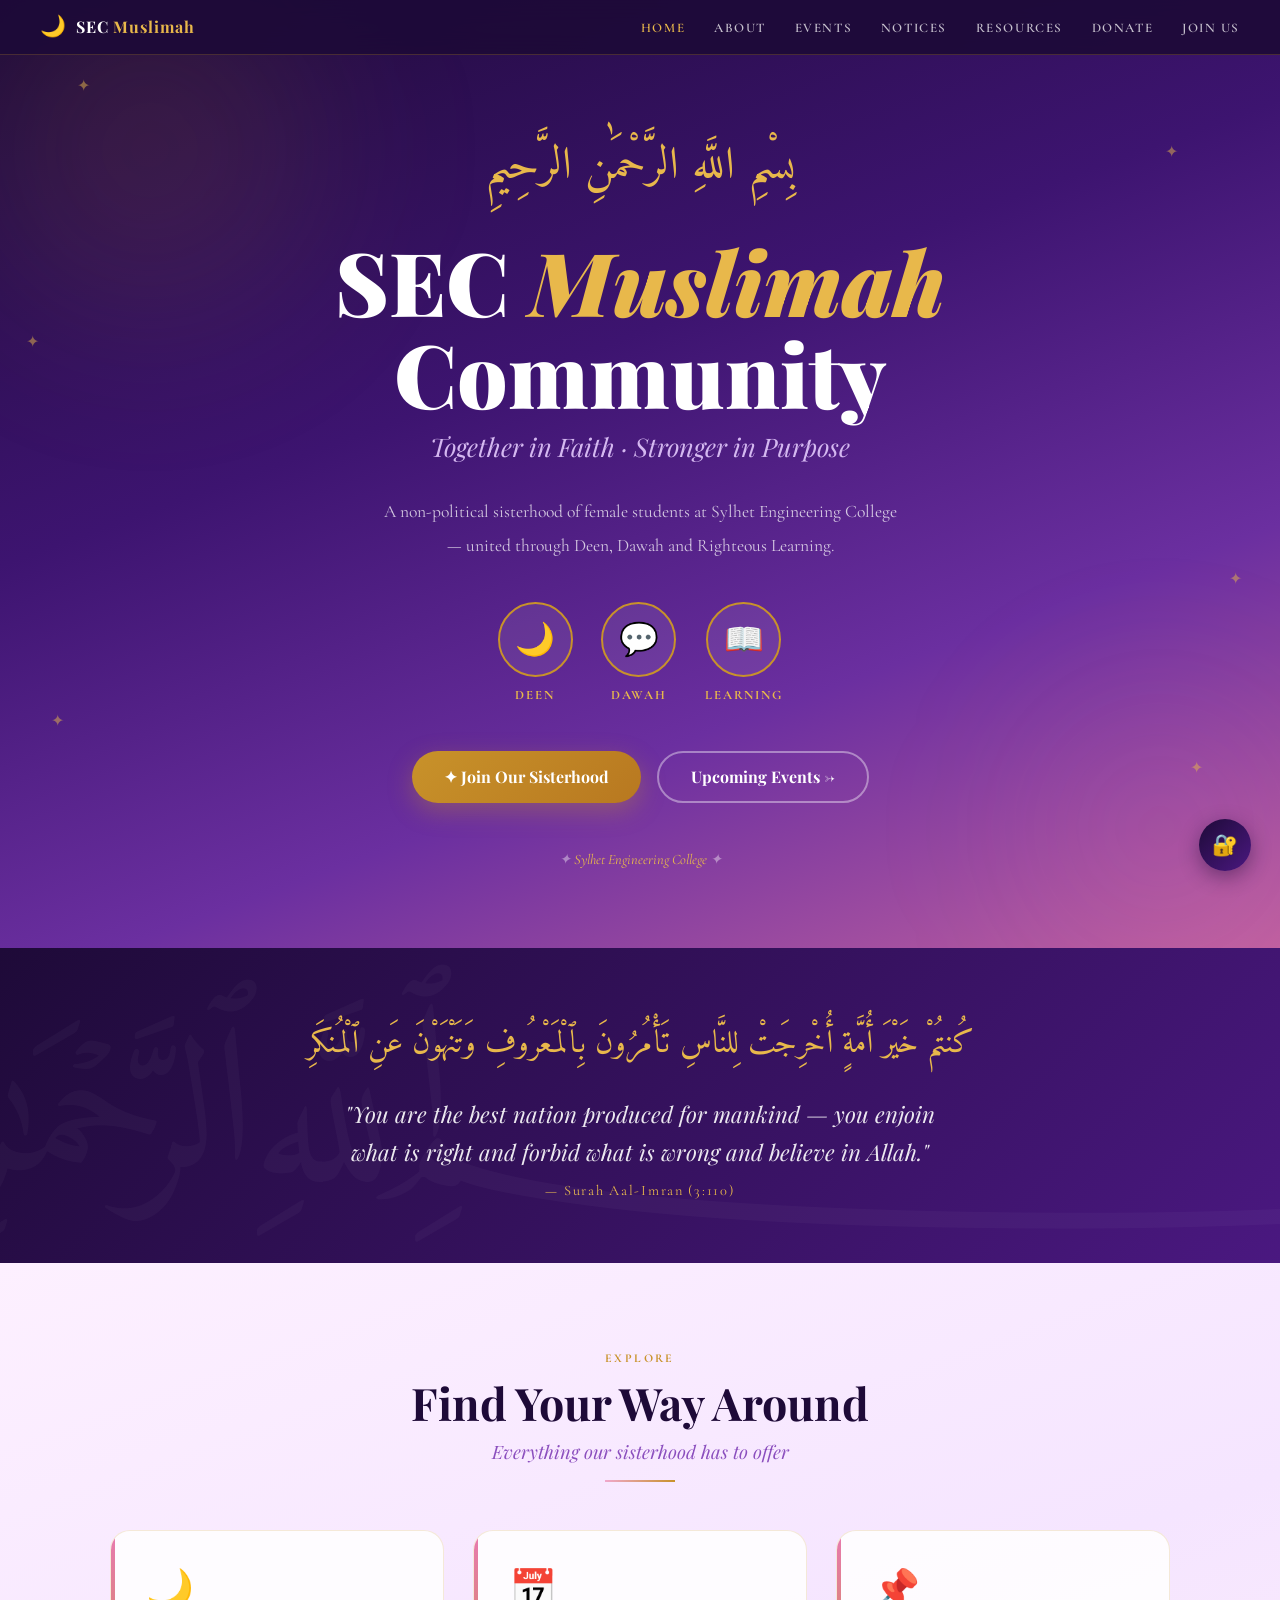
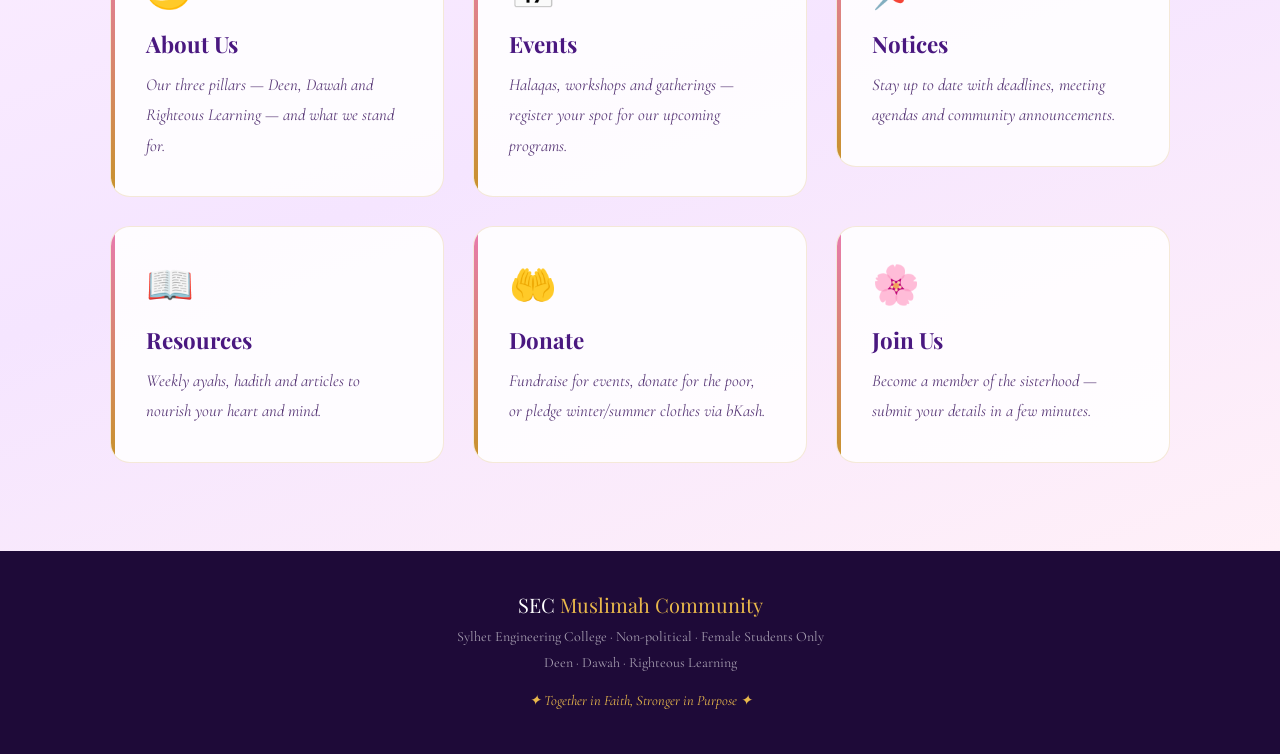
<file: index.html>
<!DOCTYPE html>
<html lang="en">
<head>
<meta charset="UTF-8">
<meta name="viewport" content="width=device-width, initial-scale=1.0">
<title>SEC Muslimah Community — Home</title>
<link href="https://fonts.googleapis.com/css2?family=Playfair+Display:ital,wght@0,400;0,700;0,900;1,400;1,700&family=Cormorant+Garamond:ital,wght@0,300;0,400;0,600;1,300;1,400&family=Amiri:ital,wght@0,400;0,700;1,400&display=swap" rel="stylesheet">
<link rel="stylesheet" href="css/style.css">
</head>
<body>

<!-- NAV -->
<nav>
  <div class="nav-brand">
    <span style="font-size:1.3rem">🌙</span>
    <div class="nav-logo">SEC <span>Muslimah</span></div>
  </div>
  <ul class="nav-links" id="navLinks">
    <li><a href="index.html">Home</a></li>
    <li><a href="about.html">About</a></li>
    <li><a href="events.html">Events</a></li>
    <li><a href="notices.html">Notices</a></li>
    <li><a href="resources.html">Resources</a></li>
    <li><a href="donate.html">Donate</a></li>
    <li><a href="join.html">Join Us</a></li>
  </ul>
  <button class="hbg" id="hamburger"><span></span><span></span><span></span></button>
</nav>

<!-- HERO -->
<section id="hero">
  <div class="orb o1"></div><div class="orb o2"></div>
  <div class="fst">
    <span class="fs" style="top:8%;left:6%;--d:3.5s;--dl:.2s">✦</span>
    <span class="fs" style="top:15%;right:8%;--d:2.8s;--dl:.8s">✦</span>
    <span class="fs" style="top:75%;left:4%;--d:4s;--dl:1.2s">✦</span>
    <span class="fs" style="top:80%;right:6%;--d:3.2s;--dl:.4s">✦</span>
    <span class="fs" style="top:35%;left:2%;--d:2.5s;--dl:1.6s">✦</span>
    <span class="fs" style="top:60%;right:3%;--d:3.8s;--dl:.1s">✦</span>
  </div>
  <p class="bsm">بِسْمِ اللَّهِ الرَّحْمَٰنِ الرَّحِيمِ</p>
  <h1 class="ht">SEC <em>Muslimah</em><br>Community</h1>
  <p class="hsub">Together in Faith · Stronger in Purpose</p>
  <p class="hdesc">A non-political sisterhood of female students at Sylhet Engineering College — united through Deen, Dawah and Righteous Learning.</p>
  <div class="hbadges">
    <div class="hb"><div class="hbr">🌙</div><span class="hbl">Deen</span></div>
    <div class="hb"><div class="hbr">💬</div><span class="hbl">Dawah</span></div>
    <div class="hb"><div class="hbr">📖</div><span class="hbl">Learning</span></div>
  </div>
  <div class="ctarow">
    <a href="join.html" class="btn-g">✦ Join Our Sisterhood</a>
    <a href="events.html" class="btn-w">Upcoming Events →</a>
  </div>
  <p class="hfoot">✦ <span>Sylhet Engineering College</span> ✦</p>
</section>

<!-- QUOTE -->
<div class="qb">
  <p class="qa">كُنتُمْ خَيْرَ أُمَّةٍ أُخْرِجَتْ لِلنَّاسِ تَأْمُرُونَ بِٱلْمَعْرُوفِ وَتَنْهَوْنَ عَنِ ٱلْمُنكَرِ</p>
  <p class="qt">"You are the best nation produced for mankind — you enjoin what is right and forbid what is wrong and believe in Allah."</p>
  <p class="qref">— Surah Aal-Imran (3:110)</p>
</div>

<!-- QUICK LINKS -->
<section class="sec" style="background:linear-gradient(160deg,#fdf0ff,#f5e5ff,#fff0f8);">
  <div class="si">
    <div class="sh"><p class="stag">Explore</p><h2 class="stitle">Find Your Way Around</h2><p class="sital">Everything our sisterhood has to offer</p><hr class="sdiv"></div>
    <div class="pgrid">
      <a href="about.html" style="text-decoration:none;"><div class="pc"><div class="pico">🌙</div><div class="ptit">About Us</div><p class="ptxt">Our three pillars — Deen, Dawah and Righteous Learning — and what we stand for.</p></div></a>
      <a href="events.html" style="text-decoration:none;"><div class="pc"><div class="pico">📅</div><div class="ptit">Events</div><p class="ptxt">Halaqas, workshops and gatherings — register your spot for our upcoming programs.</p></div></a>
      <a href="notices.html" style="text-decoration:none;"><div class="pc"><div class="pico">📌</div><div class="ptit">Notices</div><p class="ptxt">Stay up to date with deadlines, meeting agendas and community announcements.</p></div></a>
      <a href="resources.html" style="text-decoration:none;"><div class="pc"><div class="pico">📖</div><div class="ptit">Resources</div><p class="ptxt">Weekly ayahs, hadith and articles to nourish your heart and mind.</p></div></a>
      <a href="donate.html" style="text-decoration:none;"><div class="pc"><div class="pico">🤲</div><div class="ptit">Donate</div><p class="ptxt">Fundraise for events, donate for the poor, or pledge winter/summer clothes via bKash.</p></div></a>
      <a href="join.html" style="text-decoration:none;"><div class="pc"><div class="pico">🌸</div><div class="ptit">Join Us</div><p class="ptxt">Become a member of the sisterhood — submit your details in a few minutes.</p></div></a>
    </div>
  </div>
</section>

<footer>
  <div class="flogo">SEC <span>Muslimah Community</span></div>
  <p>Sylhet Engineering College · Non-political · Female Students Only</p>
  <p>Deen · Dawah · Righteous Learning</p>
  <p class="fv">✦ Together in Faith, Stronger in Purpose ✦</p>
</footer>

<!-- ADMIN FAB -->
<a class="afab" href="admin.html" title="Admin Panel">🔐</a>
<div class="afab-tip">Admin Panel</div>

<script src="js/app.js"></script>
</body>
</html>
</file>
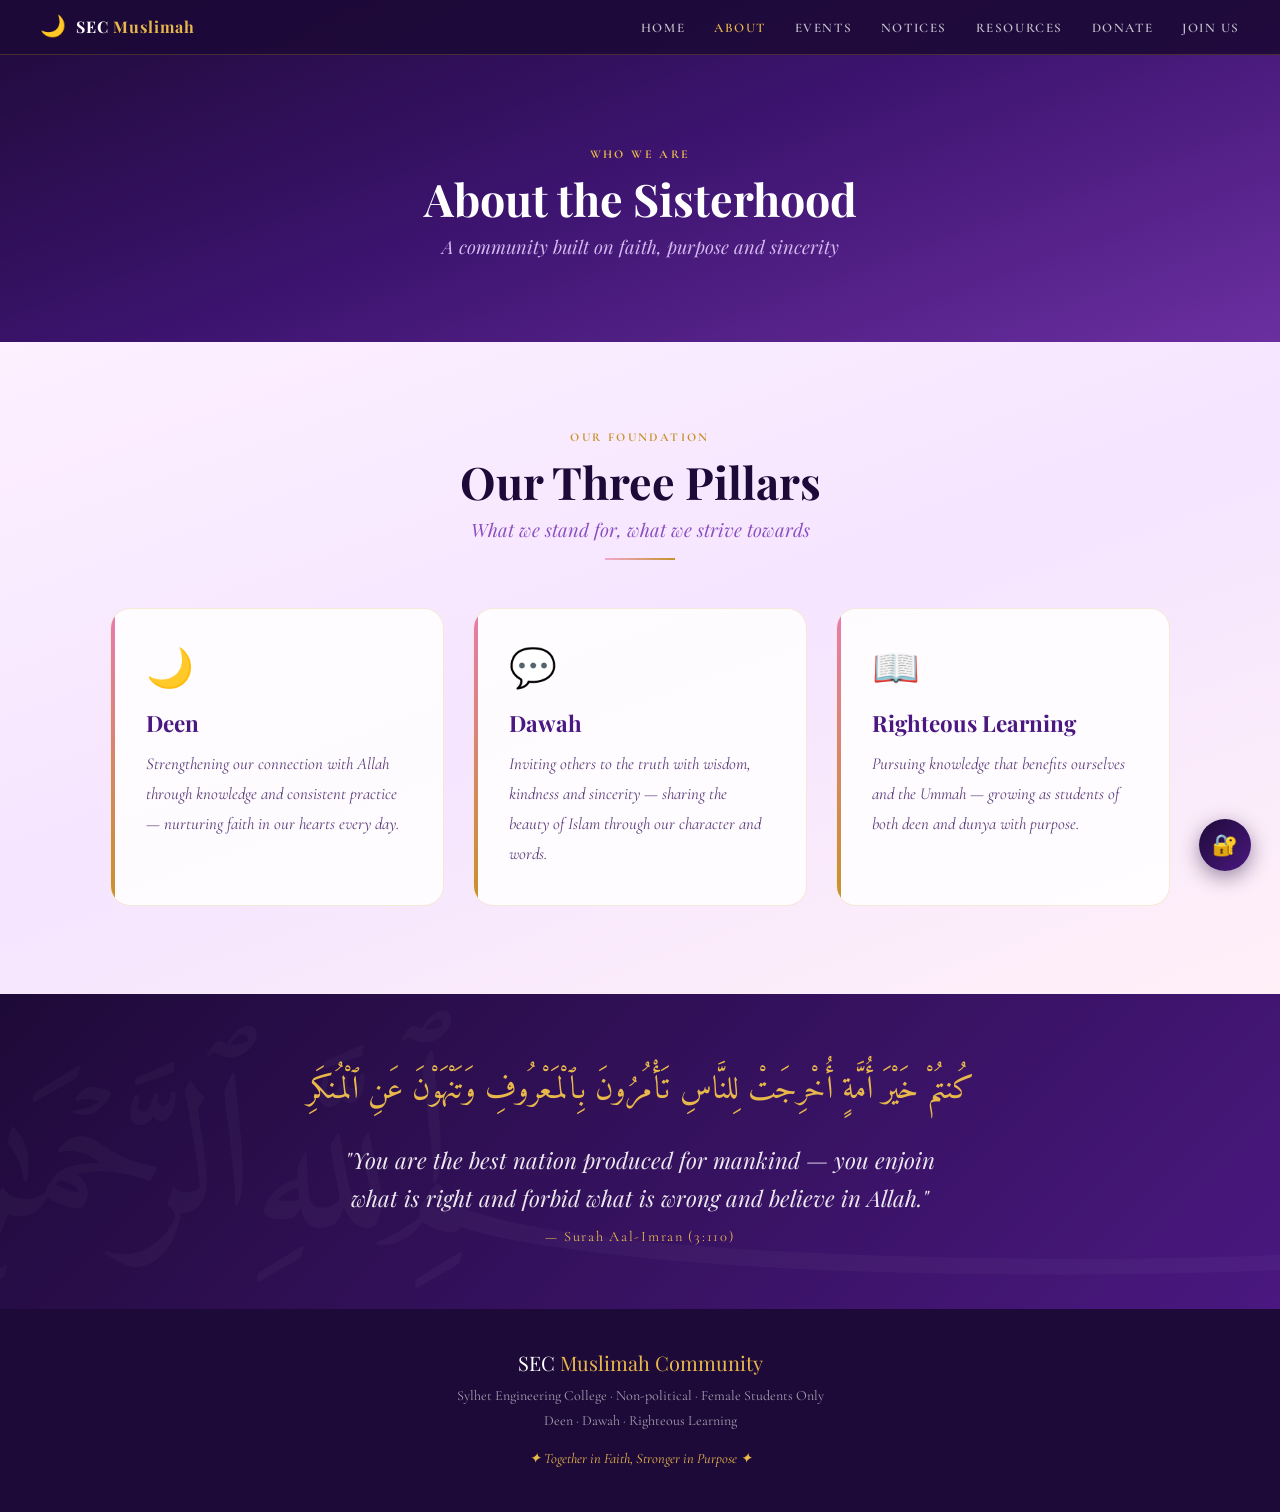
<file: about.html>
<!DOCTYPE html>
<html lang="en">
<head>
<meta charset="UTF-8">
<meta name="viewport" content="width=device-width, initial-scale=1.0">
<title>SEC Muslimah Community — About</title>
<link href="https://fonts.googleapis.com/css2?family=Playfair+Display:ital,wght@0,400;0,700;0,900;1,400;1,700&family=Cormorant+Garamond:ital,wght@0,300;0,400;0,600;1,300;1,400&family=Amiri:ital,wght@0,400;0,700;1,400&display=swap" rel="stylesheet">
<link rel="stylesheet" href="css/style.css">
</head>
<body>

<nav>
  <div class="nav-brand">
    <span style="font-size:1.3rem">🌙</span>
    <div class="nav-logo">SEC <span>Muslimah</span></div>
  </div>
  <ul class="nav-links" id="navLinks">
    <li><a href="index.html">Home</a></li>
    <li><a href="about.html">About</a></li>
    <li><a href="events.html">Events</a></li>
    <li><a href="notices.html">Notices</a></li>
    <li><a href="resources.html">Resources</a></li>
    <li><a href="donate.html">Donate</a></li>
    <li><a href="join.html">Join Us</a></li>
  </ul>
  <button class="hbg" id="hamburger"><span></span><span></span><span></span></button>
</nav>

<div class="pghero">
  <p class="stag">Who We Are</p>
  <h2 class="stitle">About the Sisterhood</h2>
  <p class="sital">A community built on faith, purpose and sincerity</p>
</div>

<section class="sec" id="about">
  <div class="si">
    <div class="sh"><p class="stag">Our Foundation</p><h2 class="stitle">Our Three Pillars</h2><p class="sital">What we stand for, what we strive towards</p><hr class="sdiv"></div>
    <div class="pgrid">
      <div class="pc"><div class="pico">🌙</div><div class="ptit">Deen</div><p class="ptxt">Strengthening our connection with Allah through knowledge and consistent practice — nurturing faith in our hearts every day.</p></div>
      <div class="pc"><div class="pico">💬</div><div class="ptit">Dawah</div><p class="ptxt">Inviting others to the truth with wisdom, kindness and sincerity — sharing the beauty of Islam through our character and words.</p></div>
      <div class="pc"><div class="pico">📖</div><div class="ptit">Righteous Learning</div><p class="ptxt">Pursuing knowledge that benefits ourselves and the Ummah — growing as students of both deen and dunya with purpose.</p></div>
    </div>
  </div>
</section>

<div class="qb">
  <p class="qa">كُنتُمْ خَيْرَ أُمَّةٍ أُخْرِجَتْ لِلنَّاسِ تَأْمُرُونَ بِٱلْمَعْرُوفِ وَتَنْهَوْنَ عَنِ ٱلْمُنكَرِ</p>
  <p class="qt">"You are the best nation produced for mankind — you enjoin what is right and forbid what is wrong and believe in Allah."</p>
  <p class="qref">— Surah Aal-Imran (3:110)</p>
</div>

<footer>
  <div class="flogo">SEC <span>Muslimah Community</span></div>
  <p>Sylhet Engineering College · Non-political · Female Students Only</p>
  <p>Deen · Dawah · Righteous Learning</p>
  <p class="fv">✦ Together in Faith, Stronger in Purpose ✦</p>
</footer>

<a class="afab" href="admin.html" title="Admin Panel">🔐</a>
<div class="afab-tip">Admin Panel</div>

<script src="js/app.js"></script>
</body>
</html>
</file>
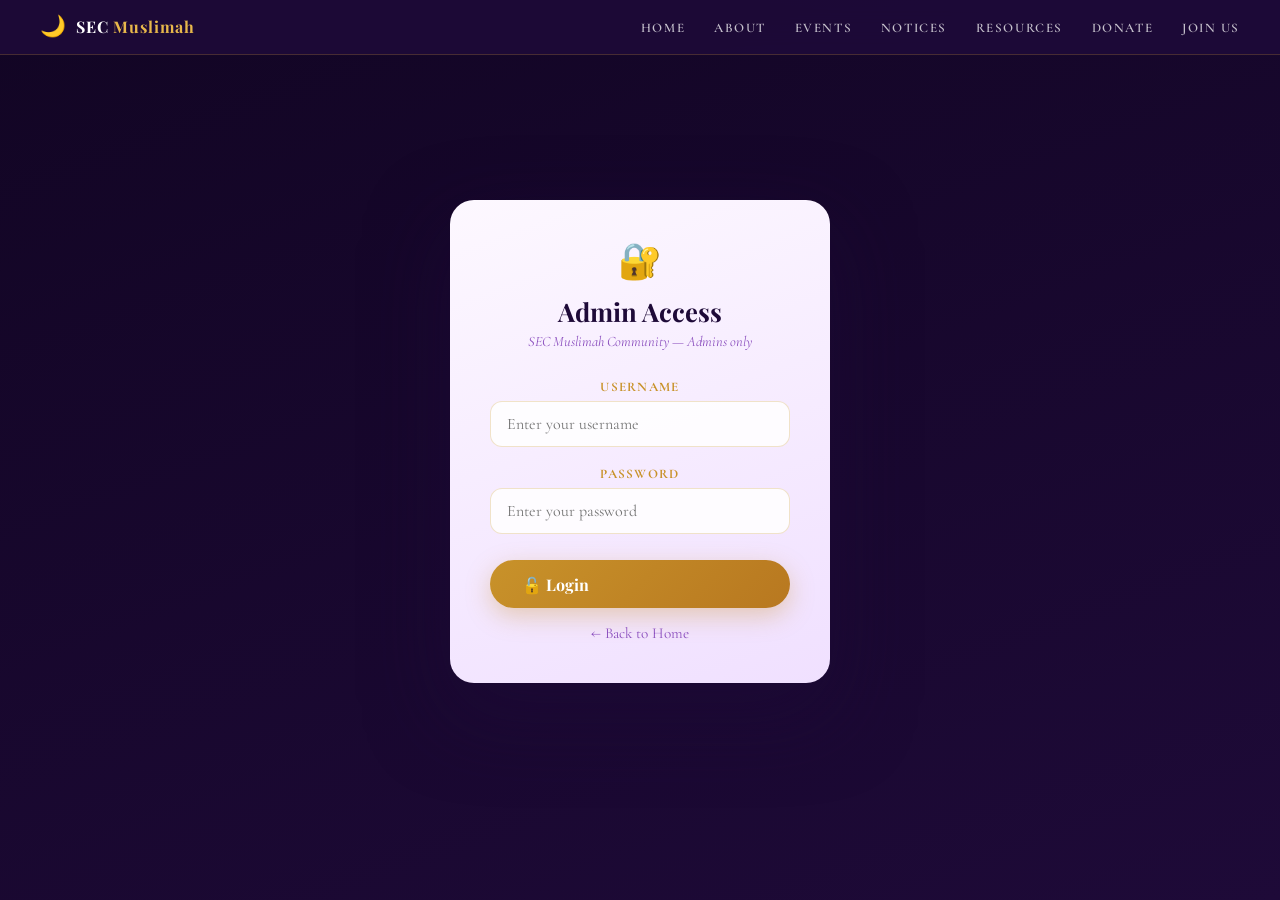
<file: admin.html>
<!DOCTYPE html>
<html lang="en">
<head>
<meta charset="UTF-8">
<meta name="viewport" content="width=device-width, initial-scale=1.0">
<title>SEC Muslimah Community — Admin Panel</title>
<link href="https://fonts.googleapis.com/css2?family=Playfair+Display:ital,wght@0,400;0,700;0,900;1,400;1,700&family=Cormorant+Garamond:ital,wght@0,300;0,400;0,600;1,300;1,400&family=Amiri:ital,wght@0,400;0,700;1,400&display=swap" rel="stylesheet">
<link rel="stylesheet" href="css/style.css">
</head>
<body>

<nav>
  <div class="nav-brand">
    <span style="font-size:1.3rem">🌙</span>
    <div class="nav-logo">SEC <span>Muslimah</span></div>
  </div>
  <ul class="nav-links" id="navLinks">
    <li><a href="index.html">Home</a></li>
    <li><a href="about.html">About</a></li>
    <li><a href="events.html">Events</a></li>
    <li><a href="notices.html">Notices</a></li>
    <li><a href="resources.html">Resources</a></li>
    <li><a href="donate.html">Donate</a></li>
    <li><a href="join.html">Join Us</a></li>
  </ul>
  <button class="hbg" id="hamburger"><span></span><span></span><span></span></button>
</nav>

<div id="adminPage">

  <!-- LOGIN -->
  <div class="alogwrap" id="aLog">
    <div class="alog">
      <div style="font-size:2.2rem;margin-bottom:.7rem">🔐</div>
      <h2>Admin Access</h2>
      <p>SEC Muslimah Community — Admins only</p>
      <div class="fg"><label class="fl">Username</label><input class="fi" id="aUser" placeholder="Enter your username" autocomplete="username"></div>
      <div class="fg"><label class="fl">Password</label><input class="fi" type="password" id="aPass" placeholder="Enter your password" autocomplete="current-password"></div>
      <button class="btn-g bfull" onclick="chkPass()">🔓 Login</button>
      <p class="lerr" id="lerr">❌ Wrong password. Try again.</p>
      <a href="index.html" style="display:inline-block;margin-top:1rem;color:var(--soft);font-family:'Cormorant Garamond',serif;font-size:.95rem;text-decoration:none;">← Back to Home</a>
    </div>
  </div>

  <!-- PANEL -->
  <div class="apanel" id="aPanel" style="display:none;">
    <div class="ahdr">
      <h2>🌙 Admin Panel — SEC Muslimah Community</h2>
      <div class="ahdr-r">
        <span id="whoAmI" style="color:rgba(255,255,255,.75);font-size:.85rem;font-style:italic;"></span>
        <button class="alout" onclick="aLogout()">Logout</button>
        <a class="ax" href="index.html">✕</a>
      </div>
    </div>

    <div class="atabs">
      <button class="atab active" onclick="aTab('dash',this)">📊 Dashboard</button>
      <button class="atab" onclick="aTab('members',this)">👥 Members <span class="bdg" id="bdgM">0</span></button>
      <button class="atab" onclick="aTab('regs',this)">📋 Event Registrations <span class="bdg" id="bdgR">0</span></button>
      <button class="atab" onclick="aTab('aevents',this)">📅 Manage Events</button>
      <button class="atab" onclick="aTab('anotices',this)">📌 Manage Notices</button>
      <button class="atab" onclick="aTab('aresources',this)">📖 Manage Resources</button>
      <button class="atab" onclick="aTab('fundraising',this)">💰 Fundraising <span class="bdg" id="bdgD">0</span></button>
      <button class="atab" onclick="aTab('cloth',this)">🧥 Clothes Collection <span class="bdg" id="bdgP">0</span></button>
      <button class="atab" onclick="aTab('payset',this)">💳 Payment Settings</button>
      <button class="atab" onclick="aTab('aadmins',this)">🔑 Manage Admins <span class="bdg" id="bdgA">0</span></button>
    </div>

    <div class="abody">

      <!-- DASHBOARD -->
      <div class="asec active" id="as-dash">
        <div class="stats">
          <div class="stat"><div class="stn" id="dM">0</div><div class="stl">Members</div></div>
          <div class="stat"><div class="stn" id="dR">0</div><div class="stl">Event Regs</div></div>
          <div class="stat"><div class="stn" id="dE">0</div><div class="stl">Events</div></div>
          <div class="stat"><div class="stn" id="dN">0</div><div class="stl">Notices</div></div>
          <div class="stat"><div class="stn" id="dRes">0</div><div class="stl">Resources</div></div>
          <div class="stat"><div class="stn" id="dAdm">0</div><div class="stl">Admins</div></div>
          <div class="stat"><div class="stn" id="dDon">৳0</div><div class="stl">Verified Donations</div></div>
          <div class="stat"><div class="stn" id="dPend">0</div><div class="stl">Pending Donations</div></div>
          <div class="stat"><div class="stn" id="dPledge">0</div><div class="stl">Cloth Pledges</div></div>
        </div>
        <div class="tw">
          <div class="tbar"><span class="ttit">📌 Recent Activity</span></div>
          <div id="actLog" style="padding:1rem;"></div>
        </div>
      </div>

      <!-- MEMBERS -->
      <div class="asec" id="as-members">
        <div class="tw">
          <div class="tbar">
            <span class="ttit">👥 All Membership Requests</span>
            <div class="tbtns"><button class="btn-xs ba" onclick="expCSV('members')">⬇ Export CSV</button></div>
          </div>
          <div class="tscroll">
            <table>
              <thead><tr><th>#</th><th>Member ID</th><th>Name</th><th>Student ID</th><th>Dept</th><th>Batch</th><th>Why Join</th><th>Status</th><th>Time</th><th></th></tr></thead>
              <tbody id="memTb"></tbody>
            </table>
          </div>
          <div class="empty" id="memEmp">🌸 No membership requests yet.</div>
        </div>
      </div>

      <!-- REGS -->
      <div class="asec" id="as-regs">
        <div class="tw">
          <div class="tbar">
            <span class="ttit">📋 Event Registrations</span>
            <div class="tbtns"><button class="btn-xs ba" onclick="expCSV('regs')">⬇ Export CSV</button></div>
          </div>
          <div class="tscroll">
            <table>
              <thead><tr><th>#</th><th>Name</th><th>Student ID</th><th>Dept</th><th>Batch</th><th>Event</th><th>Time</th><th></th></tr></thead>
              <tbody id="regTb"></tbody>
            </table>
          </div>
          <div class="empty" id="regEmp">📅 No event registrations yet.</div>
        </div>
      </div>

      <!-- MANAGE EVENTS -->
      <div class="asec" id="as-aevents">
        <div class="aform">
          <div class="aftit">➕ Add New Event</div>
          <div class="frow">
            <div class="fg"><label class="fl">Event Title *</label><input class="ai" id="evT" placeholder="e.g. Quran Tafsir Circle"></div>
            <div class="fg"><label class="fl">Date *</label><input class="ai" id="evDt" type="date"></div>
          </div>
          <div class="frow">
            <div class="fg"><label class="fl">Time</label><input class="ai" id="evTm" placeholder="e.g. 3:00 PM – 5:00 PM"></div>
            <div class="fg"><label class="fl">Location</label><input class="ai" id="evLo" placeholder="e.g. SEC Seminar Hall"></div>
          </div>
          <div class="fg"><label class="fl">Description</label><textarea class="ai" id="evDs" placeholder="Brief description..."></textarea></div>
          <div class="frow">
            <div class="fg"><label class="fl">Seats Info</label><input class="ai" id="evSe" placeholder="e.g. 20 spots available"></div>
            <div class="fg"><label class="fl">Status</label><select class="ai" id="evSt"><option value="open">Open for Registration</option><option value="full">Fully Booked</option></select></div>
          </div>
          <button class="btn-xs bp" onclick="addEvent()" style="padding:.55rem 1.4rem;margin-top:.4rem;">✦ Add Event to Website</button>
        </div>
        <div class="tw">
          <div class="tbar"><span class="ttit">All Events</span></div>
          <div class="tscroll">
            <table><thead><tr><th>Title</th><th>Date</th><th>Time</th><th>Location</th><th>Status</th><th></th></tr></thead><tbody id="evAdTb"></tbody></table>
          </div>
          <div class="empty" id="evAdEmp">📅 No events yet. Add one above!</div>
        </div>
      </div>

      <!-- MANAGE NOTICES -->
      <div class="asec" id="as-anotices">
        <div class="aform">
          <div class="aftit">➕ Post New Notice</div>
          <div class="frow">
            <div class="fg"><label class="fl">Title *</label><input class="ai" id="noT" placeholder="Notice title"></div>
            <div class="fg"><label class="fl">Type</label><select class="ai" id="noTy"><option value="normal">📌 Normal</option><option value="urgent">🔴 Urgent</option><option value="info">💡 Info</option></select></div>
          </div>
          <div class="fg"><label class="fl">Content *</label><textarea class="ai" id="noTx" placeholder="Full notice content..."></textarea></div>
          <button class="btn-xs bp" onclick="addNotice()" style="padding:.55rem 1.4rem;margin-top:.4rem;">✦ Post Notice to Website</button>
        </div>
        <div class="tw">
          <div class="tbar"><span class="ttit">All Notices</span></div>
          <div class="tscroll">
            <table><thead><tr><th>Title</th><th>Type</th><th>Content</th><th>Posted</th><th></th></tr></thead><tbody id="noAdTb"></tbody></table>
          </div>
          <div class="empty" id="noAdEmp">📌 No notices yet.</div>
        </div>
      </div>

      <!-- MANAGE RESOURCES -->
      <div class="asec" id="as-aresources">
        <div class="aform">
          <div class="aftit">➕ Add New Resource</div>
          <div class="frow">
            <div class="fg"><label class="fl">Type</label><select class="ai" id="rsT" onchange="toggleArabic()"><option value="ayah">📖 Ayah</option><option value="hadith">🕌 Hadith</option><option value="article">✍️ Article</option></select></div>
            <div class="fg"><label class="fl">Source / Title *</label><input class="ai" id="rsSr" placeholder="e.g. Surah Al-Baqarah (2:286)"></div>
          </div>
          <div class="fg" id="arGroup"><label class="fl">Arabic Text</label><textarea class="ai" id="rsAr" placeholder="Arabic text..." style="direction:rtl;text-align:right;font-family:'Amiri',serif;font-size:1.2rem;min-height:55px;"></textarea></div>
          <div class="fg"><label class="fl">Translation / Content *</label><textarea class="ai" id="rsTr" placeholder="English translation or article content..."></textarea></div>
          <button class="btn-xs bp" onclick="addResource()" style="padding:.55rem 1.4rem;margin-top:.4rem;">✦ Add to Website</button>
        </div>
        <div class="tw">
          <div class="tbar"><span class="ttit">All Resources</span></div>
          <div class="tscroll">
            <table><thead><tr><th>Type</th><th>Source/Title</th><th>Preview</th><th></th></tr></thead><tbody id="rsAdTb"></tbody></table>
          </div>
          <div class="empty" id="rsAdEmp">📖 No resources yet.</div>
        </div>
      </div>

      <!-- FUNDRAISING (CAMPAIGNS + DONATIONS) -->
      <div class="asec" id="as-fundraising">
        <div class="aform">
          <div class="aftit">➕ Launch New Fundraising Campaign</div>
          <div class="frow">
            <div class="fg"><label class="fl">Campaign Title *</label><input class="ai" id="cpT" placeholder="e.g. Winter Relief Drive Fundraiser"></div>
            <div class="fg"><label class="fl">Type</label><select class="ai" id="cpTy"><option value="activity">🤝 Activity / Cause</option><option value="event">📅 Event</option></select></div>
          </div>
          <div class="fg"><label class="fl">Description</label><textarea class="ai" id="cpDs" placeholder="What is this fundraiser for?"></textarea></div>
          <div class="fg"><label class="fl">Goal Amount (৳) *</label><input class="ai" id="cpG" type="number" min="1" placeholder="e.g. 15000"></div>
          <button class="btn-xs bp" onclick="addCampaign()" style="padding:.55rem 1.4rem;margin-top:.4rem;">✦ Launch Campaign</button>
        </div>
        <div class="tw">
          <div class="tbar"><span class="ttit">All Campaigns</span></div>
          <div class="tscroll">
            <table><thead><tr><th>Title</th><th>Type</th><th>Goal</th><th>Raised</th><th>Status</th><th></th></tr></thead><tbody id="cpAdTb"></tbody></table>
          </div>
          <div class="empty" id="cpAdEmp">💰 No campaigns yet. Add one above!</div>
        </div>

        <div class="aform">
          <div class="aftit">➕ Add New Donation Cause</div>
          <div class="frow">
            <div class="fg"><label class="fl">Cause Title *</label><input class="ai" id="caT" placeholder="e.g. Flood Relief Fund"></div>
            <div class="fg"><label class="fl">Icon (emoji)</label><input class="ai" id="caIc" placeholder="e.g. 🌊" maxlength="4"></div>
          </div>
          <div class="fg"><label class="fl">Description</label><textarea class="ai" id="caDs" placeholder="What is this cause for?"></textarea></div>
          <div class="fg"><label class="fl">Goal Amount (৳) *</label><input class="ai" id="caG" type="number" min="1" placeholder="e.g. 20000"></div>
          <button class="btn-xs bp" onclick="addCause()" style="padding:.55rem 1.4rem;margin-top:.4rem;">✦ Add Donation Cause</button>
        </div>
        <div class="tw">
          <div class="tbar"><span class="ttit">All Donation Causes</span></div>
          <div class="tscroll">
            <table><thead><tr><th>Title</th><th>Goal</th><th>Raised</th><th>Status</th><th></th></tr></thead><tbody id="caAdTb"></tbody></table>
          </div>
          <div class="empty" id="caAdEmp">🤲 No donation causes yet. Add one above!</div>
        </div>

        <div class="tw">
          <div class="tbar">
            <span class="ttit">💗 bKash Donations Received</span>
            <div class="tbtns"><button class="btn-xs ba" onclick="expCSV('donations')">⬇ Export CSV</button></div>
          </div>
          <div class="tscroll">
            <table><thead><tr><th>#</th><th>For</th><th>Donor</th><th>Phone</th><th>bKash No.</th><th>Trx ID</th><th>Amount</th><th>Status</th><th>Time</th><th></th></tr></thead><tbody id="donTb"></tbody></table>
          </div>
          <div class="empty" id="donEmp">🤲 No donations submitted yet.</div>
        </div>
      </div>

      <!-- CLOTHES COLLECTION (DRIVES + PLEDGES) -->
      <div class="asec" id="as-cloth">
        <div class="aform">
          <div class="aftit">➕ Start New Clothes Collection Drive</div>
          <div class="frow">
            <div class="fg"><label class="fl">Season</label><select class="ai" id="cdSe"><option value="winter">❄️ Winter</option><option value="summer">☀️ Summer</option></select></div>
            <div class="fg"><label class="fl">Drive Title *</label><input class="ai" id="cdT" placeholder="e.g. Winter Clothes Collection 2025"></div>
          </div>
          <div class="fg"><label class="fl">Description</label><textarea class="ai" id="cdDs" placeholder="Details about this drive..."></textarea></div>
          <div class="frow">
            <div class="fg"><label class="fl">Drop-off Location</label><input class="ai" id="cdLo" placeholder="e.g. SEC Girls Common Room"></div>
            <div class="fg"><label class="fl">Deadline</label><input class="ai" id="cdDl" type="date"></div>
          </div>
          <button class="btn-xs bp" onclick="addClothDrive()" style="padding:.55rem 1.4rem;margin-top:.4rem;">✦ Start Drive</button>
        </div>
        <div class="tw">
          <div class="tbar"><span class="ttit">All Drives</span></div>
          <div class="tscroll">
            <table><thead><tr><th>Title</th><th>Season</th><th>Drop-off</th><th>Deadline</th><th>Status</th><th></th></tr></thead><tbody id="cdAdTb"></tbody></table>
          </div>
          <div class="empty" id="cdAdEmp">🧥 No drives yet. Start one above!</div>
        </div>
        <div class="tw">
          <div class="tbar">
            <span class="ttit">🧥 Clothes Pledges</span>
            <div class="tbtns"><button class="btn-xs ba" onclick="expCSV('pledges')">⬇ Export CSV</button></div>
          </div>
          <div class="tscroll">
            <table><thead><tr><th>#</th><th>Drive</th><th>Name</th><th>Phone</th><th>Items</th><th>Qty</th><th>Status</th><th>Time</th><th></th></tr></thead><tbody id="plTb"></tbody></table>
          </div>
          <div class="empty" id="plEmp">🧥 No pledges yet.</div>
        </div>
      </div>

      <!-- PAYMENT SETTINGS -->
      <div class="asec" id="as-payset">
        <div class="aform">
          <div class="aftit">💳 bKash Payment Settings</div>
          <div class="frow">
            <div class="fg"><label class="fl">bKash Number *</label><input class="ai" id="bkNo" placeholder="e.g. 01712-345678"></div>
            <div class="fg"><label class="fl">Account Type</label><select class="ai" id="bkTy"><option value="Personal">Personal</option><option value="Merchant">Merchant</option></select></div>
          </div>
          <button class="btn-xs bp" onclick="saveBkash()" style="padding:.55rem 1.4rem;margin-top:.4rem;">✦ Save Settings</button>
          <p style="font-size:.82rem;color:var(--soft);font-style:italic;margin-top:1rem;">
            This number is shown to visitors on the Donate page under "Send Money via bKash". Update it to your organization's real bKash number before going live.
          </p>
        </div>
      </div>

      <!-- MANAGE ADMINS -->
      <div class="asec" id="as-aadmins">
        <div class="aform">
          <div class="aftit">➕ Add New Admin</div>
          <div class="frow">
            <div class="fg"><label class="fl">Display Name *</label><input class="ai" id="adName" placeholder="e.g. Fatima Rahman"></div>
            <div class="fg"><label class="fl">Username *</label><input class="ai" id="adUser" placeholder="e.g. fatima.r" autocomplete="off"></div>
          </div>
          <div class="fg"><label class="fl">Password * (min. 6 characters)</label><input class="ai" type="password" id="adPass" placeholder="Set a password" autocomplete="new-password"></div>
          <button class="btn-xs bp" onclick="addAdminUser()" style="padding:.55rem 1.4rem;margin-top:.4rem;">✦ Create Admin Account</button>
        </div>
        <div class="tw">
          <div class="tbar"><span class="ttit">All Admins</span></div>
          <div class="tscroll">
            <table><thead><tr><th>Name</th><th>Username</th><th>Added</th><th></th></tr></thead><tbody id="admAdTb"></tbody></table>
          </div>
          <div class="empty" id="admAdEmp">🔑 No admins yet.</div>
        </div>
        <p style="font-size:.82rem;color:var(--soft);font-style:italic;margin-top:.6rem;">
          Note: this site runs entirely in the browser with no server, so admin credentials are stored in this browser's local storage rather than a secure backend. Treat this as a light access gate for trusted committee members, not bank-grade security.
        </p>
      </div>

    </div>
  </div>

</div>

<script src="js/app.js"></script>
<script src="js/admin.js"></script>
</body>
</html>
</file>
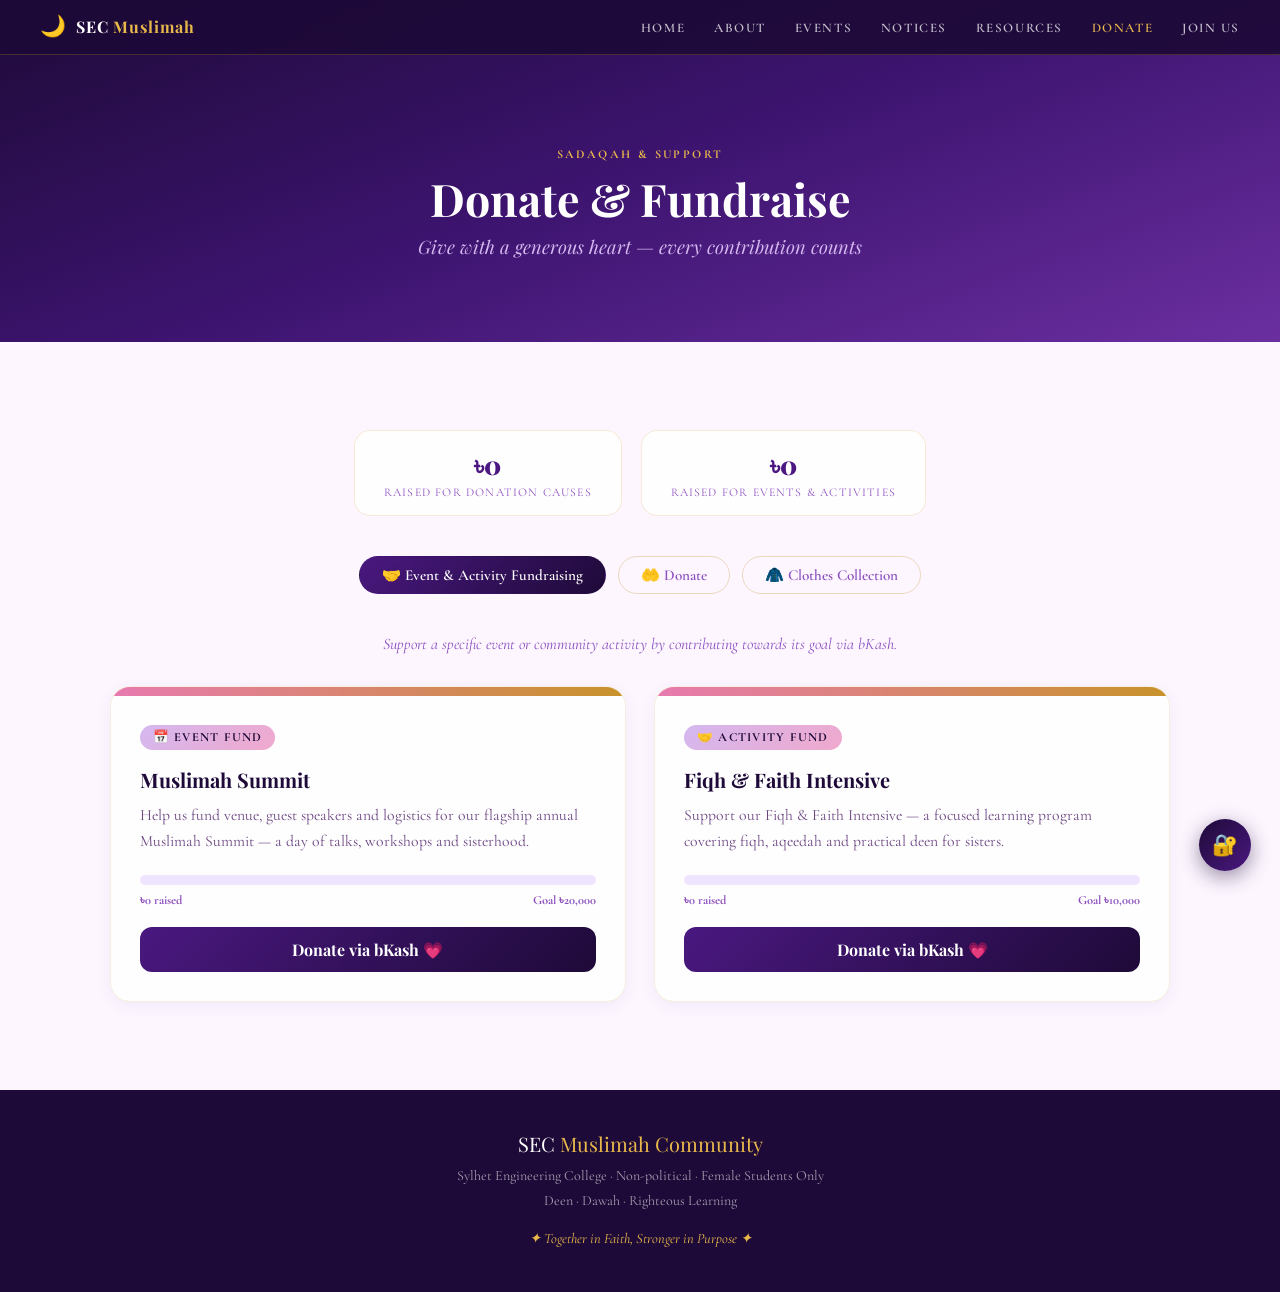
<file: donate.html>
<!DOCTYPE html>
<html lang="en">
<head>
<meta charset="UTF-8">
<meta name="viewport" content="width=device-width, initial-scale=1.0">
<title>SEC Muslimah Community — Donate</title>
<link href="https://fonts.googleapis.com/css2?family=Playfair+Display:ital,wght@0,400;0,700;0,900;1,400;1,700&family=Cormorant+Garamond:ital,wght@0,300;0,400;0,600;1,300;1,400&family=Amiri:ital,wght@0,400;0,700;1,400&display=swap" rel="stylesheet">
<link rel="stylesheet" href="css/style.css">
</head>
<body>

<nav>
  <div class="nav-brand">
    <span style="font-size:1.3rem">🌙</span>
    <div class="nav-logo">SEC <span>Muslimah</span></div>
  </div>
  <ul class="nav-links" id="navLinks">
    <li><a href="index.html">Home</a></li>
    <li><a href="about.html">About</a></li>
    <li><a href="events.html">Events</a></li>
    <li><a href="notices.html">Notices</a></li>
    <li><a href="resources.html">Resources</a></li>
    <li><a href="donate.html">Donate</a></li>
    <li><a href="join.html">Join Us</a></li>
  </ul>
  <button class="hbg" id="hamburger"><span></span><span></span><span></span></button>
</nav>

<div class="pghero">
  <p class="stag">Sadaqah & Support</p>
  <h2 class="stitle">Donate & Fundraise</h2>
  <p class="sital">Give with a generous heart — every contribution counts</p>
</div>

<section class="sec" id="donate">
  <div class="si">

    <div class="donstats" id="donStatWrap">
      <div class="donstat"><div class="dsn" id="genRaised">৳0</div><div class="dsl">Raised for Donation Causes</div></div>
      <div class="donstat"><div class="dsn" id="campRaisedTotal">৳0</div><div class="dsl">Raised for Events & Activities</div></div>
    </div>

    <div class="rtabs">
      <button class="tbtn active" onclick="swTab('camp',this)">🤝 Event & Activity Fundraising</button>
      <button class="tbtn" onclick="swTab('donate',this)">🤲 Donate</button>
      <button class="tbtn" onclick="swTab('cloth',this)">🧥 Clothes Collection</button>
    </div>

    <!-- EVENT / ACTIVITY FUNDRAISING -->
    <div class="tpane active" id="tp-camp">
      <p style="text-align:center;color:var(--soft);font-style:italic;max-width:620px;margin:0 auto 2rem;">
        Support a specific event or community activity by contributing towards its goal via bKash.
      </p>
      <div class="egrid" id="campGrid"></div>
    </div>

    <!-- DONATE (CAUSES) -->
    <div class="tpane" id="tp-donate">
      <p style="text-align:center;color:var(--soft);font-style:italic;max-width:620px;margin:0 auto 1.4rem;">
        Choose a cause close to your heart and give via bKash — every contribution is verified by an admin before it counts towards the goal.
      </p>
      <div class="bkbox" style="max-width:560px;margin:0 auto 2rem;">
        <div class="bktit">💗 Send Money via bKash</div>
        <span class="bknum" id="poorBkashNo">01712-345678</span><span class="bktype" id="poorBkashType">Personal</span>
        <ol>
          <li>Open your bKash app and choose <strong>Send Money</strong>.</li>
          <li>Enter the number above and your donation amount.</li>
          <li>Complete the payment and note down the <strong>Transaction ID</strong>.</li>
          <li>Tap "Donate via bKash" on the cause below and submit your details.</li>
        </ol>
      </div>
      <div class="egrid" id="causeGrid"></div>
    </div>

    <!-- CLOTHES COLLECTION -->
    <div class="tpane" id="tp-cloth">
      <p style="text-align:center;color:var(--soft);font-style:italic;max-width:620px;margin:0 auto 2rem;">
        Donate winter or summer clothing in good condition — pledge below and drop off your items at the location shown.
      </p>
      <div class="egrid" id="cdGrid"></div>
    </div>

  </div>
</section>

<!-- DONATION MODAL (campaign or general) -->
<div class="mov" id="donMov">
  <div class="modal">
    <button class="mcl" onclick="closeDonate()">✕</button>
    <div id="donF">
      <h3 class="mtit" id="donTitle">Donate via bKash</h3>
      <p class="msub">Fill in your payment details for verification</p>
      <div class="bkbox" style="margin-bottom:1.4rem;">
        <div class="bktit">Send Money to</div>
        <span class="bknum" id="donBkashNo">01712-345678</span><span class="bktype" id="donBkashType">Personal</span>
      </div>
      <div class="fg"><label class="fl">Your Name</label><input class="fi" id="dName" placeholder="Full name"></div>
      <div class="fg"><label class="fl">Phone Number</label><input class="fi" id="dPhone" placeholder="e.g. 01XXXXXXXXX"></div>
      <div class="fg"><label class="fl">bKash Number Used to Send</label><input class="fi" id="dSender" placeholder="e.g. 01XXXXXXXXX"></div>
      <div class="fg"><label class="fl">bKash Transaction ID</label><input class="fi" id="dTrx" placeholder="e.g. 9F3G7H2K1L"></div>
      <div class="fg"><label class="fl">Amount (৳)</label><input class="fi" id="dAmt" type="number" min="1" placeholder="e.g. 500"></div>
      <div class="fg"><label class="fl">Note (optional)</label><textarea class="fi" id="dNote" rows="2" placeholder="Anything you'd like to add..."></textarea></div>
      <button class="btn-g bfull" onclick="submitDonation()">✦ Submit Donation Details</button>
    </div>
    <div class="rsucc" id="donSucc">
      <div style="font-size:2.5rem;margin-bottom:.8rem">🌸</div>
      <p style="font-family:'Playfair Display',serif;font-size:1.2rem;color:var(--deep);font-weight:700">JazakAllahu Khairan!</p>
      <p style="color:var(--soft);font-style:italic;margin-top:.4rem">Your donation details have been submitted and will be verified by an admin shortly, in sha Allah.</p>
    </div>
  </div>
</div>

<!-- CLOTHES PLEDGE MODAL -->
<div class="mov" id="pldMov">
  <div class="modal">
    <button class="mcl" onclick="closePledge()">✕</button>
    <div id="pldF">
      <h3 class="mtit">Pledge to Donate Clothes</h3>
      <p class="msub" id="pldTitle"></p>
      <div class="fg"><label class="fl">Your Name</label><input class="fi" id="plName" placeholder="Full name"></div>
      <div class="fg"><label class="fl">Phone Number</label><input class="fi" id="plPhone" placeholder="e.g. 01XXXXXXXXX"></div>
      <div class="fg"><label class="fl">Items You'll Donate</label><textarea class="fi" id="plItems" rows="2" placeholder="e.g. Shawls, sweaters, children's clothes..."></textarea></div>
      <div class="fg"><label class="fl">Approx. Quantity (optional)</label><input class="fi" id="plQty" placeholder="e.g. 5-6 pieces"></div>
      <div class="fg"><label class="fl">Note (optional)</label><textarea class="fi" id="plNote" rows="2" placeholder="Preferred drop-off time, etc."></textarea></div>
      <button class="btn-g bfull" onclick="submitPledge()">✦ Confirm Pledge</button>
    </div>
    <div class="rsucc" id="pldSucc">
      <div style="font-size:2.5rem;margin-bottom:.8rem">🧥</div>
      <p style="font-family:'Playfair Display',serif;font-size:1.2rem;color:var(--deep);font-weight:700">JazakAllahu Khairan!</p>
      <p style="color:var(--soft);font-style:italic;margin-top:.4rem">Your pledge has been recorded. Please drop off your items at the location and by the deadline shown above.</p>
    </div>
  </div>
</div>

<footer>
  <div class="flogo">SEC <span>Muslimah Community</span></div>
  <p>Sylhet Engineering College · Non-political · Female Students Only</p>
  <p>Deen · Dawah · Righteous Learning</p>
  <p class="fv">✦ Together in Faith, Stronger in Purpose ✦</p>
</footer>

<a class="afab" href="admin.html" title="Admin Panel">🔐</a>
<div class="afab-tip">Admin Panel</div>

<script src="js/app.js"></script>
<script>
  // keep the standalone "Donate for the Poor" bKash box in sync with settings too
  document.addEventListener('DOMContentLoaded', ()=>{
    const no = document.getElementById('poorBkashNo');
    const ty = document.getElementById('poorBkashType');
    if(no) no.textContent = DB.settings.bkashNumber;
    if(ty) ty.textContent = DB.settings.bkashType;
  });
</script>
</body>
</html>
</file>
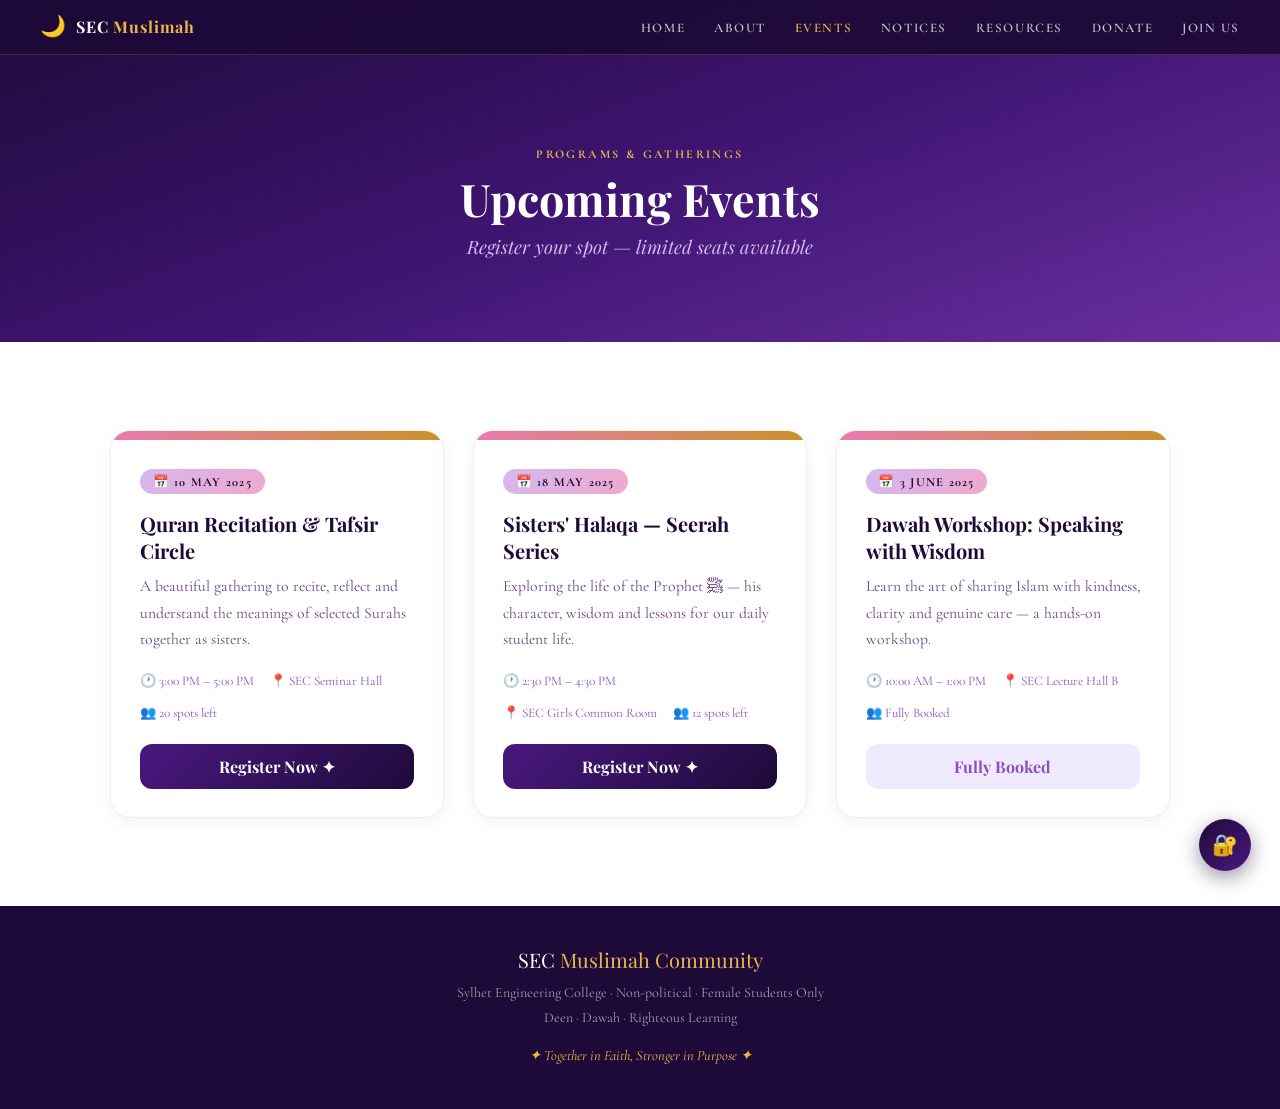
<file: events.html>
<!DOCTYPE html>
<html lang="en">
<head>
<meta charset="UTF-8">
<meta name="viewport" content="width=device-width, initial-scale=1.0">
<title>SEC Muslimah Community — Events</title>
<link href="https://fonts.googleapis.com/css2?family=Playfair+Display:ital,wght@0,400;0,700;0,900;1,400;1,700&family=Cormorant+Garamond:ital,wght@0,300;0,400;0,600;1,300;1,400&family=Amiri:ital,wght@0,400;0,700;1,400&display=swap" rel="stylesheet">
<link rel="stylesheet" href="css/style.css">
</head>
<body>

<nav>
  <div class="nav-brand">
    <span style="font-size:1.3rem">🌙</span>
    <div class="nav-logo">SEC <span>Muslimah</span></div>
  </div>
  <ul class="nav-links" id="navLinks">
    <li><a href="index.html">Home</a></li>
    <li><a href="about.html">About</a></li>
    <li><a href="events.html">Events</a></li>
    <li><a href="notices.html">Notices</a></li>
    <li><a href="resources.html">Resources</a></li>
    <li><a href="donate.html">Donate</a></li>
    <li><a href="join.html">Join Us</a></li>
  </ul>
  <button class="hbg" id="hamburger"><span></span><span></span><span></span></button>
</nav>

<div class="pghero">
  <p class="stag">Programs & Gatherings</p>
  <h2 class="stitle">Upcoming Events</h2>
  <p class="sital">Register your spot — limited seats available</p>
</div>

<section class="sec" id="events">
  <div class="si">
    <div class="egrid" id="evGrid"></div>
  </div>
</section>

<!-- REG MODAL -->
<div class="mov" id="regMov">
  <div class="modal">
    <button class="mcl" onclick="closeReg()">✕</button>
    <div id="regF">
      <h3 class="mtit">Event Registration</h3>
      <p class="msub" id="regEvName"></p>
      <div class="fg"><label class="fl">Full Name</label><input class="fi" id="rN" placeholder="Your name"></div>
      <div class="fg"><label class="fl">Student ID</label><input class="fi" id="rS" placeholder="e.g. SEC-2024-001"></div>
      <div class="fg"><label class="fl">Department</label><select class="fi" id="rD"><option value="">Select</option><option>Computer Science & Engineering</option><option>Electrical & Electronic Engineering</option><option>Civil Engineering</option><option>Mechanical Engineering</option><option>Architecture</option><option>Other</option></select></div>
      <div class="fg"><label class="fl">Batch / Year</label><input class="fi" id="rB" placeholder="e.g. 2023 / 2nd Year"></div>
      <button class="btn-g bfull" onclick="submitReg()">✦ Confirm Registration</button>
    </div>
    <div class="rsucc" id="regSucc">
      <div style="font-size:2.5rem;margin-bottom:.8rem">🌸</div>
      <p style="font-family:'Playfair Display',serif;font-size:1.2rem;color:var(--deep);font-weight:700">Registration Successful!</p>
      <p style="color:var(--soft);font-style:italic;margin-top:.4rem">JazakAllahu Khairan — see you there, in sha Allah!</p>
    </div>
  </div>
</div>

<footer>
  <div class="flogo">SEC <span>Muslimah Community</span></div>
  <p>Sylhet Engineering College · Non-political · Female Students Only</p>
  <p>Deen · Dawah · Righteous Learning</p>
  <p class="fv">✦ Together in Faith, Stronger in Purpose ✦</p>
</footer>

<a class="afab" href="admin.html" title="Admin Panel">🔐</a>
<div class="afab-tip">Admin Panel</div>

<script src="js/app.js"></script>
</body>
</html>
</file>
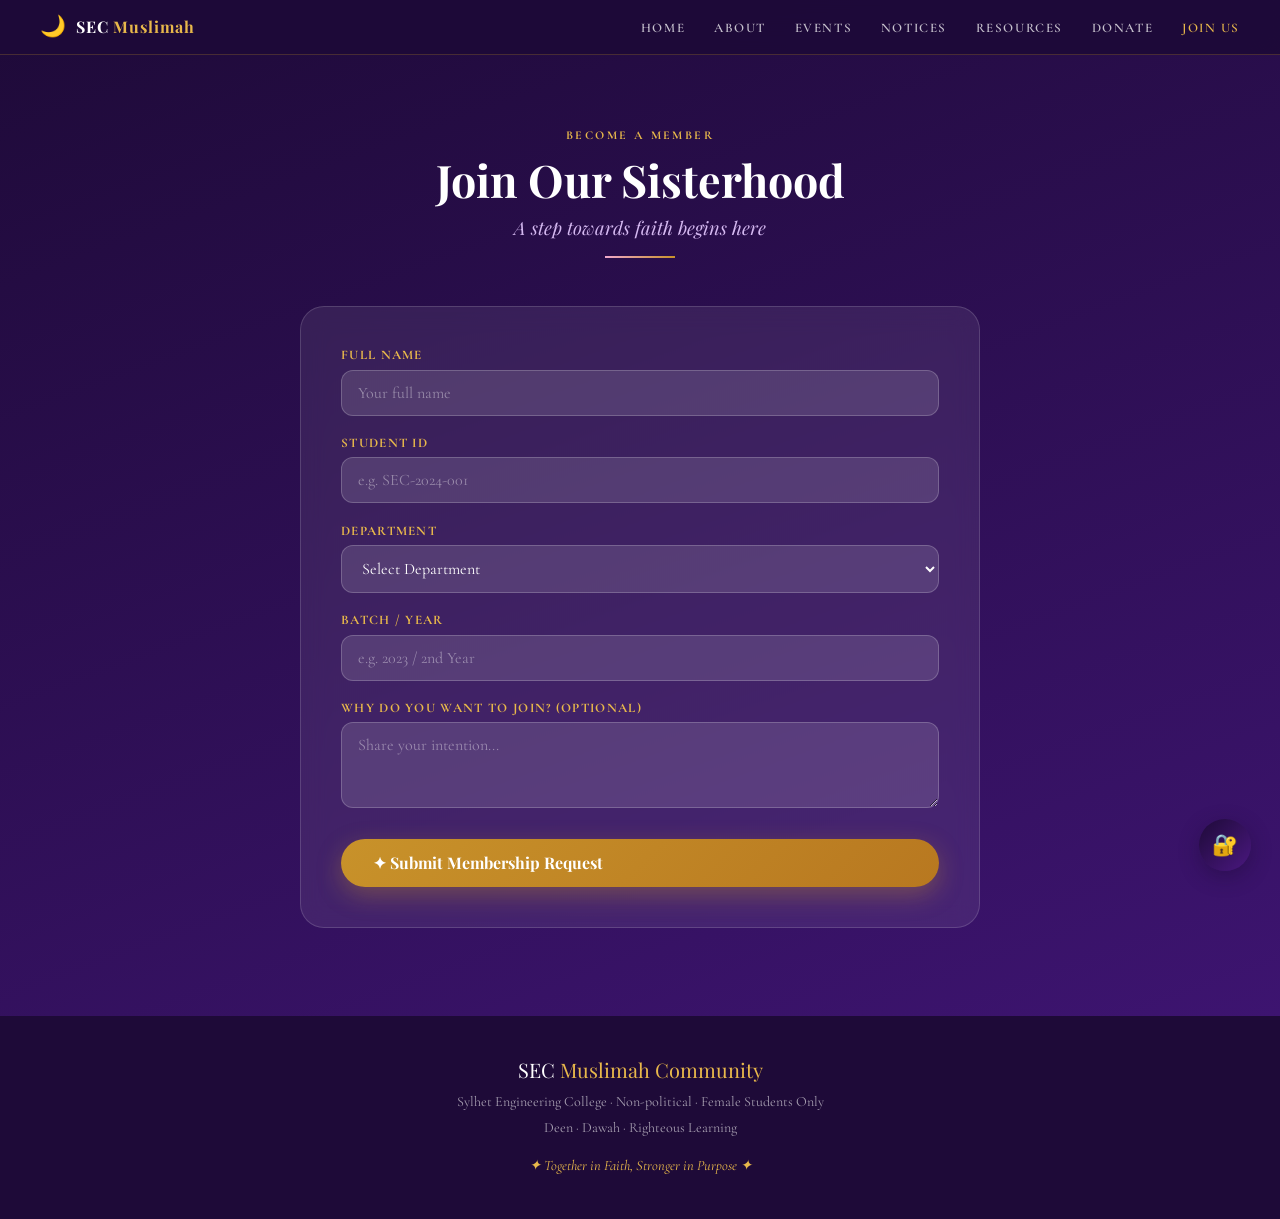
<file: join.html>
<!DOCTYPE html>
<html lang="en">
<head>
<meta charset="UTF-8">
<meta name="viewport" content="width=device-width, initial-scale=1.0">
<title>SEC Muslimah Community — Join Us</title>
<link href="https://fonts.googleapis.com/css2?family=Playfair+Display:ital,wght@0,400;0,700;0,900;1,400;1,700&family=Cormorant+Garamond:ital,wght@0,300;0,400;0,600;1,300;1,400&family=Amiri:ital,wght@0,400;0,700;1,400&display=swap" rel="stylesheet">
<link rel="stylesheet" href="css/style.css">
</head>
<body>

<nav>
  <div class="nav-brand">
    <span style="font-size:1.3rem">🌙</span>
    <div class="nav-logo">SEC <span>Muslimah</span></div>
  </div>
  <ul class="nav-links" id="navLinks">
    <li><a href="index.html">Home</a></li>
    <li><a href="about.html">About</a></li>
    <li><a href="events.html">Events</a></li>
    <li><a href="notices.html">Notices</a></li>
    <li><a href="resources.html">Resources</a></li>
    <li><a href="donate.html">Donate</a></li>
    <li><a href="join.html">Join Us</a></li>
  </ul>
  <button class="hbg" id="hamburger"><span></span><span></span><span></span></button>
</nav>

<section class="sec" id="join" style="padding-top:8rem;">
  <div class="jw">
    <div class="sh"><p class="stag">Become a Member</p><h2 class="stitle">Join Our Sisterhood</h2><p class="sital">A step towards faith begins here</p><hr class="sdiv"></div>
    <div class="jform" id="jFormArea">
      <div class="fg"><label class="fl">Full Name</label><input class="fi" id="jN" placeholder="Your full name"></div>
      <div class="fg"><label class="fl">Student ID</label><input class="fi" id="jS" placeholder="e.g. SEC-2024-001"></div>
      <div class="fg"><label class="fl">Department</label><select class="fi" id="jD"><option value="">Select Department</option><option>Computer Science & Engineering</option><option>Electrical & Electronic Engineering</option><option>Civil Engineering</option><option>Mechanical Engineering</option><option>Architecture</option><option>Other</option></select></div>
      <div class="fg"><label class="fl">Batch / Year</label><input class="fi" id="jBa" placeholder="e.g. 2023 / 2nd Year"></div>
      <div class="fg"><label class="fl">Why do you want to join? (optional)</label><textarea class="fi" id="jW" rows="3" placeholder="Share your intention..."></textarea></div>
      <button class="btn-g bfull" onclick="submitJoin()">✦ Submit Membership Request</button>
    </div>
    <div class="jsucc" id="jSucc">
      <p style="font-size:2.5rem;margin-bottom:.8rem">🌸</p>
      <h3 style="font-family:'Playfair Display',serif;color:var(--gl);font-size:1.5rem;margin-bottom:.5rem">Welcome to the Sisterhood!</h3>
      <p style="color:rgba(255,255,255,.7);font-style:italic;margin-bottom:1.5rem">Your request is submitted. Your Member ID is:</p>
      <div class="jcard">
        <div class="jmid" id="jMidShow">SMC-0001</div>
        <div class="jmname" id="jNameShow"></div>
        <div class="jnote">✦ Please save your Member ID.<br>Admin will confirm your membership soon, in sha Allah.</div>
      </div>
    </div>
  </div>
</section>

<footer>
  <div class="flogo">SEC <span>Muslimah Community</span></div>
  <p>Sylhet Engineering College · Non-political · Female Students Only</p>
  <p>Deen · Dawah · Righteous Learning</p>
  <p class="fv">✦ Together in Faith, Stronger in Purpose ✦</p>
</footer>

<a class="afab" href="admin.html" title="Admin Panel">🔐</a>
<div class="afab-tip">Admin Panel</div>

<script src="js/app.js"></script>
</body>
</html>
</file>
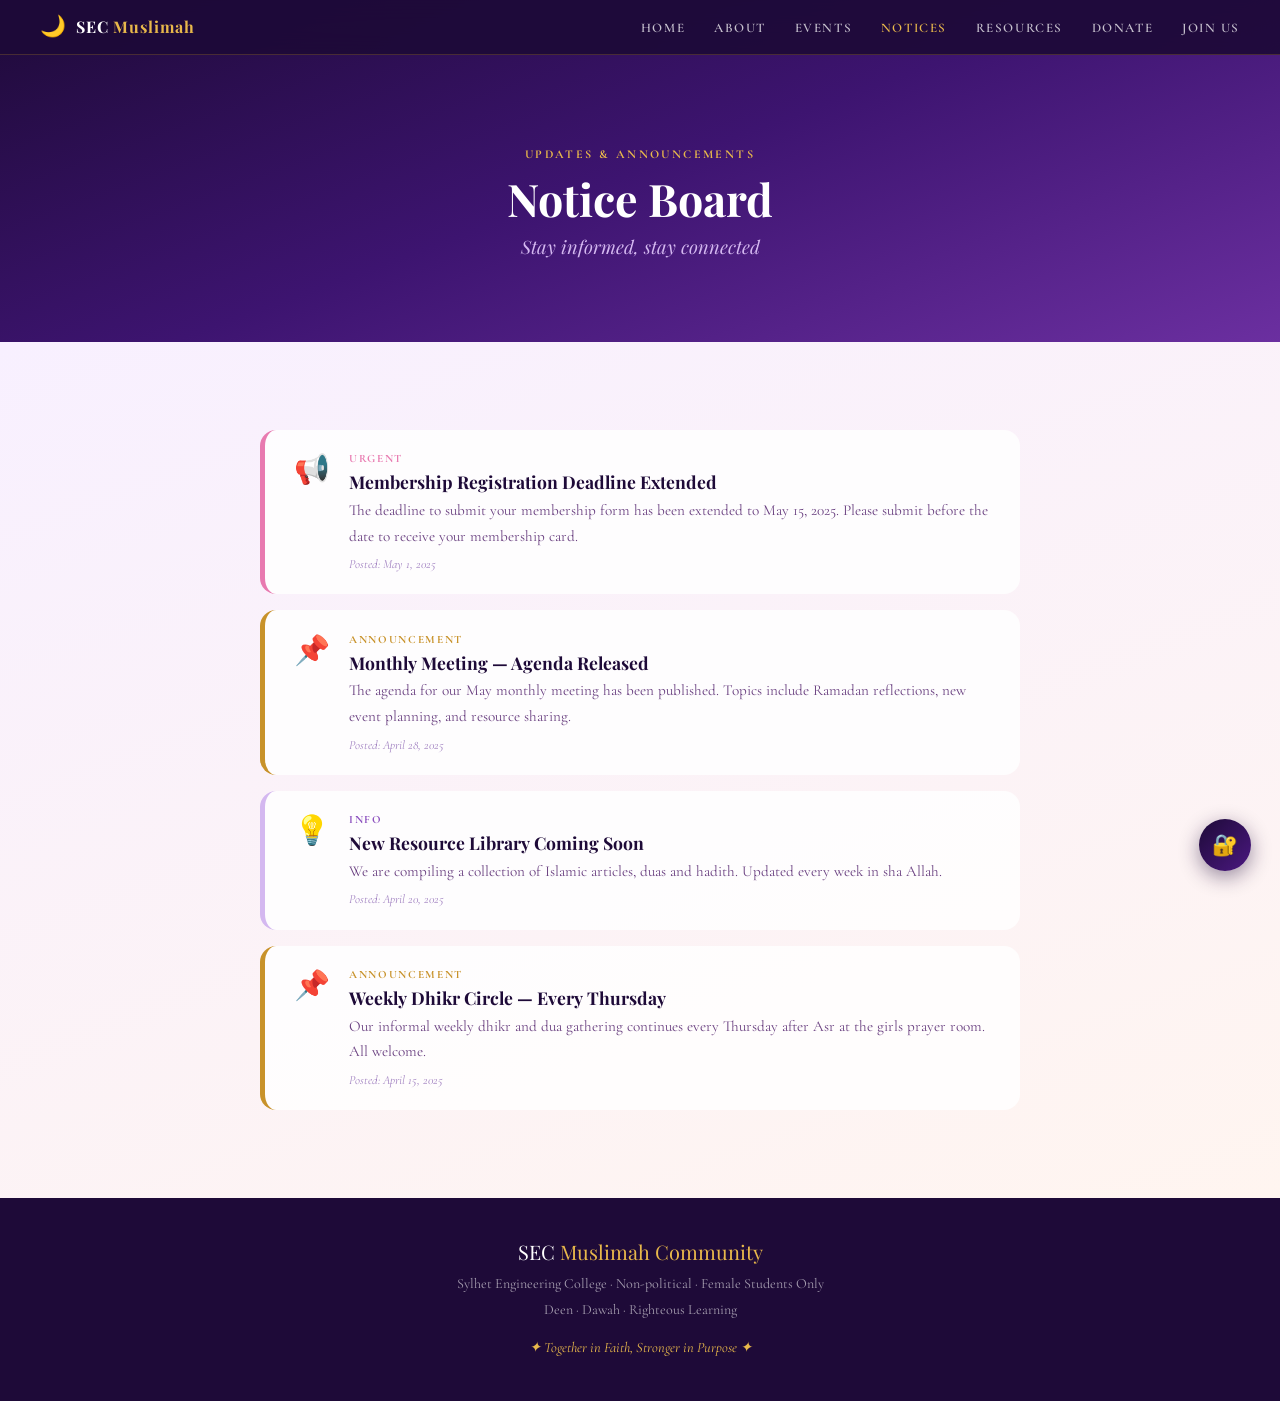
<file: notices.html>
<!DOCTYPE html>
<html lang="en">
<head>
<meta charset="UTF-8">
<meta name="viewport" content="width=device-width, initial-scale=1.0">
<title>SEC Muslimah Community — Notices</title>
<link href="https://fonts.googleapis.com/css2?family=Playfair+Display:ital,wght@0,400;0,700;0,900;1,400;1,700&family=Cormorant+Garamond:ital,wght@0,300;0,400;0,600;1,300;1,400&family=Amiri:ital,wght@0,400;0,700;1,400&display=swap" rel="stylesheet">
<link rel="stylesheet" href="css/style.css">
</head>
<body>

<nav>
  <div class="nav-brand">
    <span style="font-size:1.3rem">🌙</span>
    <div class="nav-logo">SEC <span>Muslimah</span></div>
  </div>
  <ul class="nav-links" id="navLinks">
    <li><a href="index.html">Home</a></li>
    <li><a href="about.html">About</a></li>
    <li><a href="events.html">Events</a></li>
    <li><a href="notices.html">Notices</a></li>
    <li><a href="resources.html">Resources</a></li>
    <li><a href="donate.html">Donate</a></li>
    <li><a href="join.html">Join Us</a></li>
  </ul>
  <button class="hbg" id="hamburger"><span></span><span></span><span></span></button>
</nav>

<div class="pghero">
  <p class="stag">Updates & Announcements</p>
  <h2 class="stitle">Notice Board</h2>
  <p class="sital">Stay informed, stay connected</p>
</div>

<section class="sec" id="notices">
  <div class="si">
    <div class="nlist" id="notList"></div>
  </div>
</section>

<footer>
  <div class="flogo">SEC <span>Muslimah Community</span></div>
  <p>Sylhet Engineering College · Non-political · Female Students Only</p>
  <p>Deen · Dawah · Righteous Learning</p>
  <p class="fv">✦ Together in Faith, Stronger in Purpose ✦</p>
</footer>

<a class="afab" href="admin.html" title="Admin Panel">🔐</a>
<div class="afab-tip">Admin Panel</div>

<script src="js/app.js"></script>
</body>
</html>
</file>
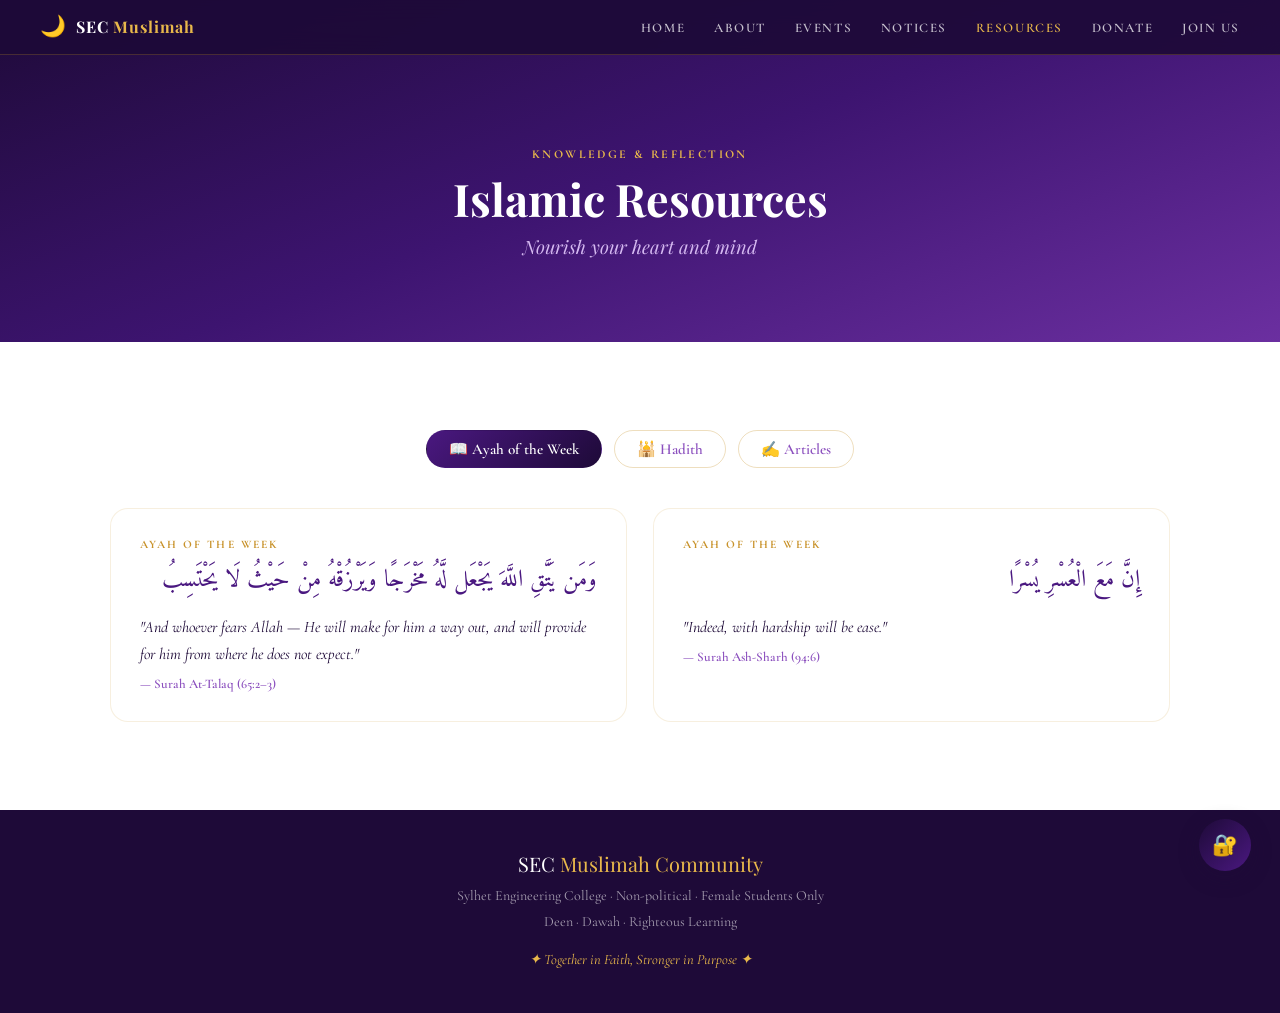
<file: resources.html>
<!DOCTYPE html>
<html lang="en">
<head>
<meta charset="UTF-8">
<meta name="viewport" content="width=device-width, initial-scale=1.0">
<title>SEC Muslimah Community — Resources</title>
<link href="https://fonts.googleapis.com/css2?family=Playfair+Display:ital,wght@0,400;0,700;0,900;1,400;1,700&family=Cormorant+Garamond:ital,wght@0,300;0,400;0,600;1,300;1,400&family=Amiri:ital,wght@0,400;0,700;1,400&display=swap" rel="stylesheet">
<link rel="stylesheet" href="css/style.css">
</head>
<body>

<nav>
  <div class="nav-brand">
    <span style="font-size:1.3rem">🌙</span>
    <div class="nav-logo">SEC <span>Muslimah</span></div>
  </div>
  <ul class="nav-links" id="navLinks">
    <li><a href="index.html">Home</a></li>
    <li><a href="about.html">About</a></li>
    <li><a href="events.html">Events</a></li>
    <li><a href="notices.html">Notices</a></li>
    <li><a href="resources.html">Resources</a></li>
    <li><a href="donate.html">Donate</a></li>
    <li><a href="join.html">Join Us</a></li>
  </ul>
  <button class="hbg" id="hamburger"><span></span><span></span><span></span></button>
</nav>

<div class="pghero">
  <p class="stag">Knowledge & Reflection</p>
  <h2 class="stitle">Islamic Resources</h2>
  <p class="sital">Nourish your heart and mind</p>
</div>

<section class="sec" id="resources">
  <div class="si">
    <div class="rtabs">
      <button class="tbtn active" onclick="swTab('ayah',this)">📖 Ayah of the Week</button>
      <button class="tbtn" onclick="swTab('hadith',this)">🕌 Hadith</button>
      <button class="tbtn" onclick="swTab('articles',this)">✍️ Articles</button>
    </div>
    <div class="tpane active" id="tp-ayah"><div class="rgrid" id="gAyah"></div></div>
    <div class="tpane" id="tp-hadith"><div class="rgrid" id="gHadith"></div></div>
    <div class="tpane" id="tp-articles"><div class="rgrid" id="gArt"></div></div>
  </div>
</section>

<footer>
  <div class="flogo">SEC <span>Muslimah Community</span></div>
  <p>Sylhet Engineering College · Non-political · Female Students Only</p>
  <p>Deen · Dawah · Righteous Learning</p>
  <p class="fv">✦ Together in Faith, Stronger in Purpose ✦</p>
</footer>

<a class="afab" href="admin.html" title="Admin Panel">🔐</a>
<div class="afab-tip">Admin Panel</div>

<script src="js/app.js"></script>
</body>
</html>
</file>
<file: css/style.css>
/* ════════════════════════════════════
   SEC MUSLIMAH COMMUNITY — SHARED STYLESHEET
   ════════════════════════════════════ */

:root{
  --deep:#1e0a38;--mid:#4a1880;--soft:#8b4fbe;
  --lav:#d4b8f0;--pink:#f0a8cc;--rose:#e87ab0;
  --gold:#c8922a;--gl:#e8b84b;--cream:#fdf6ff;
}
*{margin:0;padding:0;box-sizing:border-box;}
html{scroll-behavior:smooth;}
body{font-family:'Cormorant Garamond',serif;background:var(--cream);color:var(--deep);overflow-x:hidden;}
::-webkit-scrollbar{width:6px;}::-webkit-scrollbar-track{background:#f0e8ff;}::-webkit-scrollbar-thumb{background:var(--soft);border-radius:3px;}

/* NAV */
nav{position:fixed;top:0;left:0;right:0;z-index:200;display:flex;justify-content:space-between;align-items:center;padding:.9rem 2.5rem;background:rgba(30,10,56,.93);backdrop-filter:blur(16px);border-bottom:1px solid rgba(200,146,42,.25);}
.nav-brand{display:flex;align-items:center;gap:.6rem;}
.nav-logo{font-family:'Playfair Display',serif;font-size:1rem;font-weight:700;color:#fff;letter-spacing:.06em;}
.nav-logo span{color:var(--gl);}
.nav-links{display:flex;gap:1.8rem;list-style:none;}
.nav-links a{text-decoration:none;color:rgba(255,255,255,.75);font-size:.82rem;letter-spacing:.12em;text-transform:uppercase;font-weight:600;transition:color .3s;font-family:'Cormorant Garamond',serif;}
.nav-links a:hover,.nav-links a.active{color:var(--gl);}
.hbg{display:none;flex-direction:column;gap:5px;cursor:pointer;background:none;border:none;padding:4px;}
.hbg span{display:block;width:22px;height:2px;background:white;}

/* HERO */
#hero{min-height:100vh;background:linear-gradient(160deg,#1e0a38 0%,#3d1470 40%,#6b2fa0 70%,#c060a0 100%);display:flex;flex-direction:column;align-items:center;justify-content:center;text-align:center;padding:8rem 2rem 5rem;position:relative;overflow:hidden;}
.orb{position:absolute;border-radius:50%;pointer-events:none;filter:blur(70px);}
.o1{width:500px;height:500px;background:radial-gradient(circle,rgba(200,146,42,.15),transparent 70%);top:-100px;left:-100px;}
.o2{width:400px;height:400px;background:radial-gradient(circle,rgba(232,122,176,.12),transparent 70%);bottom:-80px;right:-80px;}
.fst{position:absolute;inset:0;pointer-events:none;}
.fs{position:absolute;color:var(--gl);font-size:1rem;opacity:.5;animation:tw var(--d,3s) var(--dl,0s) infinite alternate;}
@keyframes tw{from{opacity:.2;transform:scale(.7);}to{opacity:.8;transform:scale(1.3);}}
.bsm{font-family:'Amiri',serif;font-size:clamp(1.6rem,4vw,2.8rem);color:var(--gl);margin-bottom:1.8rem;animation:hf 1.2s ease both;}
.ht{font-family:'Playfair Display',serif;font-size:clamp(2.8rem,7vw,5.5rem);font-weight:900;color:#fff;line-height:1.05;margin-bottom:.6rem;animation:hf 1.2s .2s ease both;}
.ht em{color:var(--gl);font-style:italic;}
.hsub{font-family:'Playfair Display',serif;font-style:italic;font-size:clamp(1rem,2.5vw,1.6rem);color:var(--lav);margin-bottom:2rem;animation:hf 1.2s .4s ease both;}
.hdesc{font-size:1.1rem;color:rgba(255,255,255,.75);max-width:520px;line-height:1.9;margin-bottom:2.5rem;animation:hf 1.2s .55s ease both;}
.hbadges{display:flex;gap:1.8rem;justify-content:center;flex-wrap:wrap;margin-bottom:3rem;animation:hf 1.2s .7s ease both;}
.hb{display:flex;flex-direction:column;align-items:center;gap:.6rem;}
.hbr{width:75px;height:75px;border-radius:50%;border:2px solid var(--gold);background:rgba(255,255,255,.08);display:flex;align-items:center;justify-content:center;font-size:2rem;transition:transform .3s;}
.hbr:hover{transform:scale(1.12);}
.hbl{font-size:.8rem;letter-spacing:.14em;color:var(--gl);text-transform:uppercase;font-weight:700;}
.ctarow{display:flex;gap:1rem;flex-wrap:wrap;justify-content:center;animation:hf 1.2s .85s ease both;}
.btn-g{display:inline-flex;align-items:center;gap:.5rem;background:linear-gradient(135deg,var(--gold),#b87820);color:#fff;text-decoration:none;padding:.85rem 2rem;border-radius:50px;font-family:'Playfair Display',serif;font-size:1rem;font-weight:700;transition:transform .3s,box-shadow .3s;box-shadow:0 8px 24px rgba(200,146,42,.35);border:none;cursor:pointer;}
.btn-g:hover{transform:translateY(-3px);box-shadow:0 14px 35px rgba(200,146,42,.5);}
.btn-w{display:inline-flex;align-items:center;gap:.5rem;background:transparent;color:#fff;text-decoration:none;padding:.85rem 2rem;border-radius:50px;font-family:'Playfair Display',serif;font-size:1rem;font-weight:700;border:2px solid rgba(255,255,255,.4);transition:all .3s;cursor:pointer;}
.btn-w:hover{background:rgba(255,255,255,.1);}
.hfoot{margin-top:3rem;font-style:italic;color:rgba(255,255,255,.4);font-size:.9rem;animation:hf 1.2s 1s ease both;}
.hfoot span{color:var(--gl);}
@keyframes hf{from{opacity:0;transform:translateY(24px);}to{opacity:1;transform:translateY(0);}}

/* PAGE HERO (secondary pages) */
.pghero{min-height:38vh;background:linear-gradient(160deg,#1e0a38 0%,#3d1470 50%,#6b2fa0 100%);display:flex;flex-direction:column;align-items:center;justify-content:center;text-align:center;padding:8rem 2rem 3rem;position:relative;overflow:hidden;}
.pghero .stag{color:var(--gl);}
.pghero .stitle{color:#fff;}
.pghero .sital{color:var(--lav);}

/* SECTIONS */
.sec{padding:5.5rem 2rem;}
.si{max-width:1060px;margin:0 auto;}
.sh{text-align:center;margin-bottom:3rem;}
.stag{font-size:.75rem;letter-spacing:.2em;text-transform:uppercase;color:var(--gold);font-weight:700;margin-bottom:.5rem;}
.stitle{font-family:'Playfair Display',serif;font-size:clamp(1.9rem,4vw,2.8rem);color:var(--deep);margin-bottom:.4rem;}
.sital{font-family:'Playfair Display',serif;font-style:italic;color:var(--soft);font-size:1.15rem;margin-bottom:1rem;}
.sdiv{width:70px;height:2px;background:linear-gradient(to right,var(--pink),var(--gold));border:none;margin:0 auto;}

/* ABOUT */
#about{background:linear-gradient(160deg,#fdf0ff,#f5e5ff,#fff0f8);}
.pgrid{display:grid;grid-template-columns:repeat(auto-fit,minmax(280px,1fr));gap:1.8rem;margin-top:2.5rem;}
.pc{background:rgba(255,255,255,.85);border:1px solid rgba(200,146,42,.18);border-radius:20px;padding:2.2rem;position:relative;overflow:hidden;transition:transform .35s,box-shadow .35s;}
.pc::before{content:'';position:absolute;top:0;left:0;width:4px;height:100%;background:linear-gradient(to bottom,var(--rose),var(--gold));}
.pc:hover{transform:translateY(-7px);box-shadow:0 20px 50px rgba(74,24,128,.13);}
.pico{font-size:2.4rem;margin-bottom:1rem;}
.ptit{font-family:'Playfair Display',serif;font-size:1.4rem;color:var(--mid);font-weight:700;margin-bottom:.7rem;}
.ptxt{font-size:1.05rem;line-height:1.8;color:#5a3a78;font-style:italic;}

/* QUOTE */
.qb{background:linear-gradient(135deg,var(--deep),var(--mid));padding:4rem 2rem;text-align:center;position:relative;overflow:hidden;}
.qb::before{content:'﷽';position:absolute;font-family:'Amiri',serif;font-size:12rem;color:rgba(255,255,255,.03);top:50%;left:50%;transform:translate(-50%,-50%);pointer-events:none;}
.qa{font-family:'Amiri',serif;font-size:clamp(1.3rem,3vw,2rem);color:var(--gl);margin-bottom:1.2rem;line-height:2;}
.qt{font-family:'Playfair Display',serif;font-style:italic;font-size:clamp(1rem,2.2vw,1.4rem);color:rgba(255,255,255,.9);max-width:640px;margin:0 auto .7rem;line-height:1.7;}
.qref{color:var(--gl);font-size:.9rem;letter-spacing:.12em;}

/* EVENTS */
#events{background:#fff;}
.egrid{display:grid;grid-template-columns:repeat(auto-fit,minmax(300px,1fr));gap:1.8rem;}
.ecard{background:rgba(255,255,255,.85);border-radius:20px;overflow:hidden;border:1px solid rgba(200,146,42,.15);transition:transform .3s,box-shadow .3s;box-shadow:0 4px 16px rgba(74,24,128,.06);}
.ecard:hover{transform:translateY(-6px);box-shadow:0 16px 40px rgba(74,24,128,.13);}
.ebar{height:9px;background:linear-gradient(to right,var(--rose),var(--gold));}
.ebody{padding:1.8rem;}
.edate{display:inline-flex;align-items:center;gap:.4rem;background:linear-gradient(135deg,var(--lav),var(--pink));color:var(--deep);font-size:.78rem;font-weight:700;letter-spacing:.1em;padding:.3rem .8rem;border-radius:20px;margin-bottom:1rem;text-transform:uppercase;}
.etitle{font-family:'Playfair Display',serif;font-size:1.25rem;color:var(--deep);font-weight:700;margin-bottom:.6rem;}
.edesc{font-size:.98rem;color:#6a4480;line-height:1.7;margin-bottom:1.2rem;}
.emeta{display:flex;gap:1rem;flex-wrap:wrap;margin-bottom:1.4rem;}
.emeta span{font-size:.82rem;color:var(--soft);}
.breg{width:100%;background:linear-gradient(135deg,var(--mid),var(--deep));color:white;border:none;padding:.75rem;border-radius:12px;font-family:'Playfair Display',serif;font-size:1rem;font-weight:700;cursor:pointer;transition:transform .2s,box-shadow .2s;}
.breg:hover{transform:scale(1.02);box-shadow:0 8px 24px rgba(74,24,128,.3);}
.efull{background:#f0eaff!important;color:var(--soft)!important;cursor:not-allowed!important;transform:none!important;box-shadow:none!important;}
.noevent{text-align:center;padding:3rem;color:var(--soft);font-style:italic;font-size:1.1rem;}

/* NOTICES */
#notices{background:linear-gradient(160deg,#f8f0ff,#fff5f0);}
.nlist{display:flex;flex-direction:column;gap:1rem;max-width:760px;margin:0 auto;}
.ni{background:rgba(255,255,255,.85);border-radius:16px;padding:1.4rem 1.8rem;border-left:5px solid var(--gold);display:flex;gap:1.2rem;align-items:flex-start;transition:transform .2s;}
.ni:hover{transform:translateX(4px);}
.ni.urgent{border-left-color:var(--rose);}
.ni.info{border-left-color:var(--lav);}
.nico{font-size:1.8rem;flex-shrink:0;}
.ntag{font-size:.7rem;letter-spacing:.15em;text-transform:uppercase;font-weight:700;margin-bottom:.3rem;color:var(--gold);}
.ni.urgent .ntag{color:var(--rose);}
.ni.info .ntag{color:var(--soft);}
.ntit{font-family:'Playfair Display',serif;font-size:1.1rem;color:var(--deep);font-weight:700;margin-bottom:.3rem;}
.ntxt{font-size:.95rem;color:#6a4080;line-height:1.7;}
.ndate{font-size:.78rem;color:#a080c0;margin-top:.4rem;font-style:italic;}
.nonot{text-align:center;padding:2rem;color:var(--soft);font-style:italic;}

/* RESOURCES */
#resources{background:#fff;}
.rtabs{display:flex;gap:.7rem;justify-content:center;flex-wrap:wrap;margin-bottom:2.5rem;}
.tbtn{padding:.55rem 1.4rem;border-radius:50px;border:1.5px solid rgba(200,146,42,.3);background:transparent;font-family:'Cormorant Garamond',serif;font-size:.95rem;font-weight:600;color:var(--soft);cursor:pointer;transition:all .3s;}
.tbtn.active,.tbtn:hover{background:linear-gradient(135deg,var(--mid),var(--deep));color:white;border-color:transparent;}
.tpane{display:none;}.tpane.active{display:block;}
.rgrid{display:grid;grid-template-columns:repeat(auto-fit,minmax(300px,1fr));gap:1.6rem;}
.rc{background:rgba(255,255,255,.85);border-radius:18px;padding:1.8rem;border:1px solid rgba(200,146,42,.15);transition:transform .3s;}
.rc:hover{transform:translateY(-5px);box-shadow:0 14px 36px rgba(74,24,128,.1);}
.rtype{font-size:.72rem;letter-spacing:.18em;text-transform:uppercase;color:var(--gold);font-weight:700;margin-bottom:.5rem;}
.rarabic{font-family:'Amiri',serif;font-size:1.5rem;color:var(--mid);line-height:1.8;margin-bottom:.7rem;direction:rtl;text-align:right;}
.rtrans{font-style:italic;color:var(--deep);font-size:1rem;line-height:1.7;margin-bottom:.5rem;}
.rsrc{font-size:.82rem;color:var(--soft);font-weight:600;}
.nores{text-align:center;padding:2rem;color:var(--soft);font-style:italic;}

/* JOIN */
#join{background:linear-gradient(160deg,#1e0a38,#3d1470);}
.jw{max-width:680px;margin:0 auto;text-align:center;}
.jw .stitle{color:white;}
.jw .sital{color:var(--lav);}
.jw .stag{color:var(--gl);}
.jform{background:rgba(255,255,255,.08);border:1px solid rgba(255,255,255,.15);border-radius:24px;padding:2.5rem;margin-top:2.5rem;backdrop-filter:blur(12px);text-align:left;}
.jform .fl{color:var(--gl);}
.jform .fi{background:rgba(255,255,255,.12);border-color:rgba(255,255,255,.2);color:white;}
.jform .fi::placeholder{color:rgba(255,255,255,.4);}
.jform .fi:focus{border-color:var(--gl);}
.jform .fi option{color:var(--deep);background:white;}
.jsucc{display:none;padding:2rem;text-align:center;}
.jcard{background:linear-gradient(135deg,rgba(200,146,42,.15),rgba(74,24,128,.2));border:1px solid rgba(200,146,42,.3);border-radius:20px;padding:2rem;margin:1rem auto;max-width:360px;}
.jmid{font-family:'Playfair Display',serif;font-size:2.2rem;font-weight:900;color:var(--gl);letter-spacing:.1em;}
.jmname{color:rgba(255,255,255,.8);font-size:1rem;margin-top:.4rem;}
.jnote{color:rgba(255,255,255,.45);font-size:.82rem;font-style:italic;margin-top:1rem;line-height:1.6;}

/* DONATE — PROGRESS BAR */
.pbwrap{margin-bottom:1.2rem;}
.pbtrack{width:100%;height:10px;background:#f0e5ff;border-radius:10px;overflow:hidden;}
.pbfill{height:100%;background:linear-gradient(to right,var(--rose),var(--gold));border-radius:10px;transition:width .4s ease;}
.pbmeta{display:flex;justify-content:space-between;font-size:.78rem;color:var(--soft);margin-top:.4rem;font-weight:700;}

/* DONATE — STATS STRIP */
.donstats{display:flex;gap:1.2rem;justify-content:center;flex-wrap:wrap;margin:0 auto 2.5rem;max-width:900px;}
.donstat{background:rgba(255,255,255,.85);border:1px solid rgba(200,146,42,.18);border-radius:16px;padding:1rem 1.8rem;text-align:center;min-width:170px;}
.donstat .dsn{font-family:'Playfair Display',serif;font-size:1.6rem;font-weight:900;color:var(--mid);}
.donstat .dsl{font-size:.74rem;letter-spacing:.1em;text-transform:uppercase;color:var(--soft);margin-top:.2rem;}

/* DONATE — bKASH INSTRUCTION BOX */
.bkbox{background:linear-gradient(135deg,rgba(226,19,110,.08),rgba(226,19,110,.03));border:1.5px dashed #e2136e;border-radius:16px;padding:1.2rem 1.4rem;margin-bottom:1.3rem;}
.bkbox .bktit{font-family:'Playfair Display',serif;font-weight:700;color:#c4004f;font-size:1rem;margin-bottom:.4rem;}
.bkbox .bknum{font-size:1.35rem;font-weight:900;color:#e2136e;letter-spacing:.03em;}
.bkbox .bktype{font-size:.78rem;color:#a04070;font-weight:700;text-transform:uppercase;letter-spacing:.08em;margin-left:.4rem;}
.bkbox ol{margin:.7rem 0 0 1.2rem;font-size:.88rem;color:#6a4480;line-height:1.75;}

/* FORM SHARED */
.fg{margin-bottom:1.2rem;}
.fl{display:block;font-size:.82rem;font-weight:700;letter-spacing:.1em;color:var(--gold);text-transform:uppercase;margin-bottom:.4rem;}
.fi{width:100%;padding:.75rem 1rem;border:1.5px solid rgba(200,146,42,.25);border-radius:12px;font-family:'Cormorant Garamond',serif;font-size:1rem;color:var(--deep);background:rgba(255,255,255,.85);outline:none;transition:border-color .3s;}
.fi:focus{border-color:var(--gold);}
.bfull{width:100%;margin-top:.4rem;}

/* MODAL */
.mov{display:none;position:fixed;inset:0;background:rgba(10,0,25,.75);z-index:500;align-items:center;justify-content:center;padding:1rem;backdrop-filter:blur(6px);}
.mov.open{display:flex;}
.modal{background:linear-gradient(160deg,#fdf8ff,#f5e8ff);border-radius:24px;padding:2.5rem;max-width:480px;width:100%;max-height:88vh;overflow-y:auto;-webkit-overflow-scrolling:touch;box-shadow:0 30px 80px rgba(30,10,56,.4);position:relative;animation:mp .3s ease both;}
@keyframes mp{from{opacity:0;transform:scale(.9) translateY(20px);}to{opacity:1;transform:scale(1) translateY(0);}}
.mcl{position:absolute;top:1.1rem;right:1.3rem;background:rgba(255,255,255,.7);border-radius:50%;width:2rem;height:2rem;display:flex;align-items:center;justify-content:center;border:none;font-size:1.3rem;color:var(--soft);cursor:pointer;z-index:2;line-height:1;}
.mtit{font-family:'Playfair Display',serif;font-size:1.5rem;color:var(--deep);font-weight:700;margin-bottom:.3rem;padding-right:1.8rem;}
.msub{font-style:italic;color:var(--soft);margin-bottom:1.5rem;font-size:1rem;}
.rsucc{display:none;text-align:center;padding:1.5rem;}

@media(max-width:600px){
  .modal{padding:1.5rem 1.3rem;max-height:92vh;border-radius:18px;}
  .mtit{font-size:1.3rem;}
}


/* ADMIN FAB */
.afab{position:fixed;bottom:1.8rem;right:1.8rem;z-index:300;background:linear-gradient(135deg,var(--deep),var(--mid));color:white;border:none;width:52px;height:52px;border-radius:50%;font-size:1.3rem;cursor:pointer;box-shadow:0 6px 20px rgba(30,10,56,.45);transition:transform .3s;display:flex;align-items:center;justify-content:center;text-decoration:none;}
.afab:hover{transform:scale(1.1);}
.afab-tip{position:fixed;bottom:1.8rem;right:4.8rem;z-index:300;background:rgba(30,10,56,.9);color:white;padding:.4rem .9rem;border-radius:20px;font-size:.8rem;font-family:'Cormorant Garamond',serif;white-space:nowrap;pointer-events:none;opacity:0;transition:opacity .3s;}
.afab:hover + .afab-tip{opacity:1;}

/* ADMIN PAGE LAYOUT */
#adminPage{min-height:100vh;background:linear-gradient(160deg,#120524,#1e0a38);padding:6.5rem 1.2rem 2rem;display:flex;align-items:flex-start;justify-content:center;}

/* ADMIN LOGIN */
.alogwrap{width:100%;display:flex;align-items:center;justify-content:center;min-height:75vh;}
.alog{background:linear-gradient(160deg,#fdf8ff,#f0e0ff);border-radius:24px;padding:2.5rem;width:100%;max-width:380px;box-shadow:0 30px 80px rgba(30,10,56,.5);animation:mp .3s ease both;text-align:center;}
.alog h2{font-family:'Playfair Display',serif;font-size:1.6rem;color:var(--deep);margin-bottom:.3rem;}
.alog p{color:var(--soft);font-size:.9rem;font-style:italic;margin-bottom:1.8rem;}
.lerr{color:#c0392b;font-size:.85rem;margin-top:.6rem;display:none;}

/* ADMIN PANEL */
.apanel{background:#f3eeff;border-radius:24px;width:100%;max-width:1100px;max-height:88vh;overflow:hidden;display:flex;flex-direction:column;box-shadow:0 30px 80px rgba(30,10,56,.5);animation:mp .3s ease both;}
.ahdr{background:linear-gradient(135deg,var(--deep),var(--mid));padding:1.1rem 1.8rem;display:flex;justify-content:space-between;align-items:center;flex-shrink:0;flex-wrap:wrap;gap:.6rem;}
.ahdr h2{font-family:'Playfair Display',serif;color:white;font-size:1.2rem;}
.ahdr-r{display:flex;gap:.7rem;align-items:center;}
.alout{background:rgba(255,255,255,.15);border:1px solid rgba(255,255,255,.3);color:white;padding:.35rem .8rem;border-radius:20px;font-size:.8rem;cursor:pointer;font-family:'Cormorant Garamond',serif;}
.alout:hover{background:rgba(255,255,255,.25);}
.ax{background:none;border:none;color:rgba(255,255,255,.7);font-size:1.4rem;cursor:pointer;line-height:1;text-decoration:none;}
.ax:hover{color:white;}

/* ADMIN TABS */
.atabs{display:flex;background:rgba(255,255,255,.55);border-bottom:2px solid rgba(200,146,42,.18);padding:0 1rem;flex-shrink:0;overflow-x:auto;}
.atab{padding:.8rem 1rem;border:none;background:none;font-family:'Cormorant Garamond',serif;font-size:.88rem;font-weight:600;color:var(--soft);cursor:pointer;border-bottom:3px solid transparent;margin-bottom:-2px;white-space:nowrap;display:flex;align-items:center;gap:.35rem;transition:color .2s;}
.atab.active{color:var(--mid);border-bottom-color:var(--gold);}
.bdg{background:var(--gold);color:white;border-radius:10px;font-size:.66rem;padding:.1rem .38rem;font-weight:700;}

/* ADMIN BODY */
.abody{flex:1;overflow-y:auto;padding:1.3rem;}
.asec{display:none;}.asec.active{display:block;}

/* STATS */
.stats{display:grid;grid-template-columns:repeat(auto-fit,minmax(120px,1fr));gap:1rem;margin-bottom:1.4rem;}
.stat{background:white;border-radius:14px;padding:1rem;text-align:center;border:1px solid rgba(200,146,42,.12);}
.stn{font-family:'Playfair Display',serif;font-size:2rem;font-weight:700;color:var(--mid);}
.stl{font-size:.72rem;color:var(--soft);letter-spacing:.08em;text-transform:uppercase;margin-top:.2rem;}

/* TABLE */
.tw{background:white;border-radius:16px;overflow:hidden;border:1px solid rgba(200,146,42,.1);margin-bottom:1.2rem;}
.tbar{display:flex;justify-content:space-between;align-items:center;padding:.85rem 1.2rem;border-bottom:1px solid #f0e8ff;flex-wrap:wrap;gap:.5rem;}
.ttit{font-family:'Playfair Display',serif;font-size:1rem;color:var(--deep);font-weight:700;}
.tbtns{display:flex;gap:.4rem;flex-wrap:wrap;}
/* .bsm{padding:.35rem .8rem;border-radius:20px;font-size:.76rem;cursor:pointer;font-family:'Cormorant Garamond',serif;font-weight:700;border:none;transition:transform .2s;} */
.btn-xs{padding:.35rem .8rem;border-radius:20px;font-size:.76rem;cursor:pointer;font-family:'Cormorant Garamond',serif;font-weight:700;border:none;transition:transform .2s;}
/* .bsm:hover{transform:scale(1.04);} */
.btn-xs:hover{transform:scale(1.04);}
.bp{background:linear-gradient(135deg,var(--mid),var(--deep));color:white;}
.ba{background:linear-gradient(135deg,var(--gold),#b87820);color:white;}
.tscroll{overflow-x:auto;}
table{width:100%;border-collapse:collapse;font-size:.87rem;}
thead tr{background:#f8f0ff;}
th{color:var(--mid);font-weight:700;font-size:.7rem;letter-spacing:.1em;text-transform:uppercase;padding:.65rem .9rem;text-align:left;border-bottom:2px solid #ece0ff;}
td{padding:.65rem .9rem;border-bottom:1px solid #f5eeff;color:var(--deep);vertical-align:middle;}
tr:last-child td{border-bottom:none;}
tr:hover td{background:#fdf8ff;}
.pill{display:inline-block;padding:.16rem .5rem;border-radius:20px;font-size:.7rem;font-weight:700;}
.pg{background:#e8f5e9;color:#2e7d32;}
.pb{background:#e8eaf6;color:#3949ab;}
.po{background:#fff3e0;color:#e65100;}
.pr{background:#fce4ec;color:#c62828;}
.bdel{background:none;border:none;color:#e07090;cursor:pointer;font-size:.9rem;padding:.2rem .4rem;border-radius:6px;transition:background .2s;}
.bdel:hover{background:#ffe0ea;}
.empty{text-align:center;padding:2.5rem;color:var(--soft);font-style:italic;}

/* ADD FORMS */
.aform{background:white;border-radius:16px;padding:1.4rem;border:1px solid rgba(200,146,42,.12);margin-bottom:1.2rem;}
.aftit{font-family:'Playfair Display',serif;font-size:1.05rem;color:var(--deep);font-weight:700;margin-bottom:1rem;}
.frow{display:grid;grid-template-columns:1fr 1fr;gap:.9rem;}
@media(max-width:600px){.frow{grid-template-columns:1fr;}}
.ai{width:100%;padding:.58rem .85rem;border:1.5px solid rgba(200,146,42,.22);border-radius:10px;font-family:'Cormorant Garamond',serif;font-size:.95rem;color:var(--deep);background:white;outline:none;transition:border-color .3s;}
.ai:focus{border-color:var(--gold);}
textarea.ai{resize:vertical;min-height:65px;}

/* MID BADGE */
.midb{display:inline-block;background:linear-gradient(135deg,var(--mid),var(--deep));color:white;font-family:'Playfair Display',serif;font-size:.88rem;font-weight:700;padding:.22rem .65rem;border-radius:20px;letter-spacing:.06em;}

/* STATUS BTNS */
.bapp{background:#e8f5e9;color:#2e7d32;border:1px solid #a5d6a7;border-radius:6px;font-size:.72rem;cursor:pointer;padding:.18rem .45rem;font-family:'Cormorant Garamond',serif;font-weight:700;}
.brej{background:#fce4ec;color:#c62828;border:1px solid #ef9a9a;border-radius:6px;font-size:.72rem;cursor:pointer;padding:.18rem .45rem;font-family:'Cormorant Garamond',serif;font-weight:700;}

/* FOOTER */
footer{background:var(--deep);color:rgba(255,255,255,.6);text-align:center;padding:2.5rem 1rem;}
.flogo{font-family:'Playfair Display',serif;font-size:1.25rem;color:white;margin-bottom:.4rem;}
.flogo span{color:var(--gl);}
footer p{font-size:.88rem;line-height:1.8;}
.fv{font-style:italic;color:var(--gl);margin-top:.8rem;font-size:.9rem;}

@media(max-width:680px){
  nav{padding:.8rem 1.2rem;}
  .nav-links{display:none;flex-direction:column;position:absolute;top:100%;left:0;right:0;background:rgba(30,10,56,.97);padding:1rem 1.5rem;gap:.7rem;border-top:1px solid rgba(200,146,42,.2);}
  .nav-links.open{display:flex;}
  .hbg{display:flex;}
  .apanel{max-height:95vh;border-radius:16px;}
}
</file>
